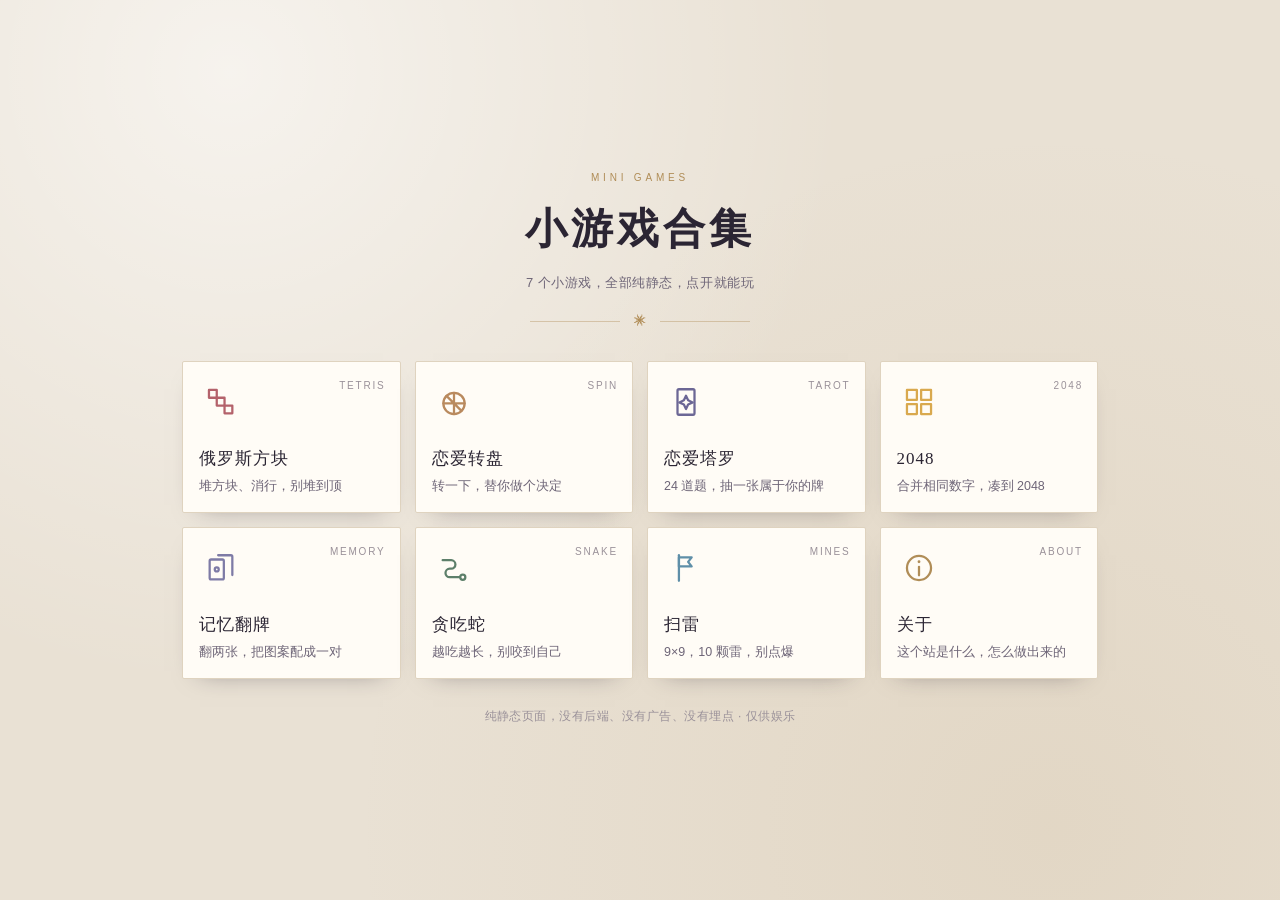
<file: index.html>
<!DOCTYPE html>
<html lang="zh-CN">
<head>
<meta charset="UTF-8">
<meta name="viewport" content="width=device-width, initial-scale=1, viewport-fit=cover">
<meta name="theme-color" content="#F7F1E7">
<title>小游戏合集</title>
<meta name="description" content="7 个纯静态网页小游戏：俄罗斯方块、恋爱转盘、恋爱塔罗、2048、记忆翻牌、贪吃蛇、扫雷。">
<meta property="og:type" content="website">
<meta property="og:title" content="小游戏合集">
<meta property="og:description" content="7 个纯静态网页小游戏，点开就能玩。">
<meta property="og:image" content="https://zhanjhe.github.io/joke-love-tarot/assets/og.png">
<meta name="twitter:card" content="summary_large_image">
<link rel="icon" href="data:image/svg+xml,%3Csvg xmlns='http://www.w3.org/2000/svg' viewBox='0 0 32 32'%3E%3Crect width='32' height='32' fill='%232B2533'/%3E%3Cpath d='M16 6l3 7 7 3-7 3-3 7-3-7-7-3 7-3z' fill='%23C9A96A'/%3E%3C/svg%3E">
<link rel="apple-touch-icon" href="assets/icon-180.png">
<link rel="stylesheet" href="assets/css/site.css">
<script>
/* 老的塔罗分享链接是根路径加 ?r=牌面，转发到新地址，别让旧链接失效 */
(function () {
  var r = new URLSearchParams(location.search).get("r");
  if (r) location.replace("tarot/index.html?r=" + encodeURIComponent(r));
})();
</script>
</head>
<body>

<div class="page page--home">

  <header class="home-top">
    <div class="home-kicker">MINI GAMES</div>
    <h1 class="home-title">小游戏合集</h1>
    <p class="home-sub">7 个小游戏，全部纯静态，点开就能玩</p>
    <div class="home-rule"><span>✷</span></div>
  </header>

  <main class="grid">

    <a class="card" href="tetris/index.html" style="--i:0; --accent:#B4626B">
      <span class="card-tag">TETRIS</span>
      <span class="card-icon">
        <svg viewBox="0 0 24 24" fill="none" stroke="currentColor" stroke-width="1.6" stroke-linecap="round" stroke-linejoin="round">
          <rect x="3.5" y="3.5" width="5.5" height="5.5"/><rect x="9" y="9" width="5.5" height="5.5"/><rect x="14.5" y="14.5" width="5.5" height="5.5"/>
        </svg>
      </span>
      <span class="card-name">俄罗斯方块</span>
      <span class="card-desc">堆方块、消行，别堆到顶</span>
    </a>

    <a class="card" href="wheel/index.html" style="--i:1; --accent:#B98A5E">
      <span class="card-tag">SPIN</span>
      <span class="card-icon">
        <svg viewBox="0 0 24 24" fill="none" stroke="currentColor" stroke-width="1.6" stroke-linecap="round" stroke-linejoin="round">
          <circle cx="12" cy="13" r="7.5"/><path d="M12 5.5v15M4.5 13h15M6.7 7.7l10.6 10.6"/>
        </svg>
      </span>
      <span class="card-name">恋爱转盘</span>
      <span class="card-desc">转一下，替你做个决定</span>
    </a>

    <a class="card" href="tarot/index.html" style="--i:2; --accent:#6C6795">
      <span class="card-tag">TAROT</span>
      <span class="card-icon">
        <svg viewBox="0 0 24 24" fill="none" stroke="currentColor" stroke-width="1.6" stroke-linecap="round" stroke-linejoin="round">
          <rect x="6" y="3" width="12" height="18" rx="1"/><path d="M12 7.6l1.5 3.2 3.2 1.5-3.2 1.5-1.5 3.2-1.5-3.2-3.2-1.5 3.2-1.5z"/>
        </svg>
      </span>
      <span class="card-name">恋爱塔罗</span>
      <span class="card-desc">24 道题，抽一张属于你的牌</span>
    </a>

    <a class="card" href="2048/index.html" style="--i:3; --accent:#D9A94E">
      <span class="card-tag">2048</span>
      <span class="card-icon">
        <svg viewBox="0 0 24 24" fill="none" stroke="currentColor" stroke-width="1.6" stroke-linecap="round" stroke-linejoin="round">
          <rect x="3.5" y="3.5" width="7" height="7"/><rect x="13.5" y="3.5" width="7" height="7"/>
          <rect x="3.5" y="13.5" width="7" height="7"/><rect x="13.5" y="13.5" width="7" height="7"/>
        </svg>
      </span>
      <span class="card-name">2048</span>
      <span class="card-desc">合并相同数字，凑到 2048</span>
    </a>

    <a class="card" href="memory/index.html" style="--i:4; --accent:#7E7BA6">
      <span class="card-tag">MEMORY</span>
      <span class="card-icon">
        <svg viewBox="0 0 24 24" fill="none" stroke="currentColor" stroke-width="1.6" stroke-linecap="round" stroke-linejoin="round">
          <rect x="4" y="6" width="10" height="14" rx="1"/><path d="M10 3h9a1 1 0 0 1 1 1v13"/><circle cx="9" cy="13" r="1.4"/>
        </svg>
      </span>
      <span class="card-name">记忆翻牌</span>
      <span class="card-desc">翻两张，把图案配成一对</span>
    </a>

    <a class="card" href="snake/index.html" style="--i:5; --accent:#5D7F6A">
      <span class="card-tag">SNAKE</span>
      <span class="card-icon">
        <svg viewBox="0 0 24 24" fill="none" stroke="currentColor" stroke-width="1.6" stroke-linecap="round" stroke-linejoin="round">
          <path d="M4 6.5h6a3 3 0 0 1 0 6H9a3 3 0 0 0 0 6h7"/><circle cx="18.2" cy="18.5" r="1.8"/>
        </svg>
      </span>
      <span class="card-name">贪吃蛇</span>
      <span class="card-desc">越吃越长，别咬到自己</span>
    </a>

    <a class="card" href="minesweeper/index.html" style="--i:6; --accent:#5F8FA8">
      <span class="card-tag">MINES</span>
      <span class="card-icon">
        <svg viewBox="0 0 24 24" fill="none" stroke="currentColor" stroke-width="1.6" stroke-linecap="round" stroke-linejoin="round">
          <path d="M7 3v18"/><path d="M7 4.5h9l-2.5 3.2 2.5 3.2H7z"/>
        </svg>
      </span>
      <span class="card-name">扫雷</span>
      <span class="card-desc">9×9，10 颗雷，别点爆</span>
    </a>

    <a class="card" href="about/index.html" style="--i:7; --accent:#B08D57">
      <span class="card-tag">ABOUT</span>
      <span class="card-icon">
        <svg viewBox="0 0 24 24" fill="none" stroke="currentColor" stroke-width="1.6" stroke-linecap="round" stroke-linejoin="round">
          <circle cx="12" cy="12" r="8.5"/><path d="M12 11.2v6"/><circle cx="12" cy="7.6" r="1" fill="currentColor" stroke="none"/>
        </svg>
      </span>
      <span class="card-name">关于</span>
      <span class="card-desc">这个站是什么，怎么做出来的</span>
    </a>

  </main>

  <footer class="home-foot">
    纯静态页面，没有后端、没有广告、没有埋点 · 仅供娱乐
  </footer>

</div>

</body>
</html>
</file>
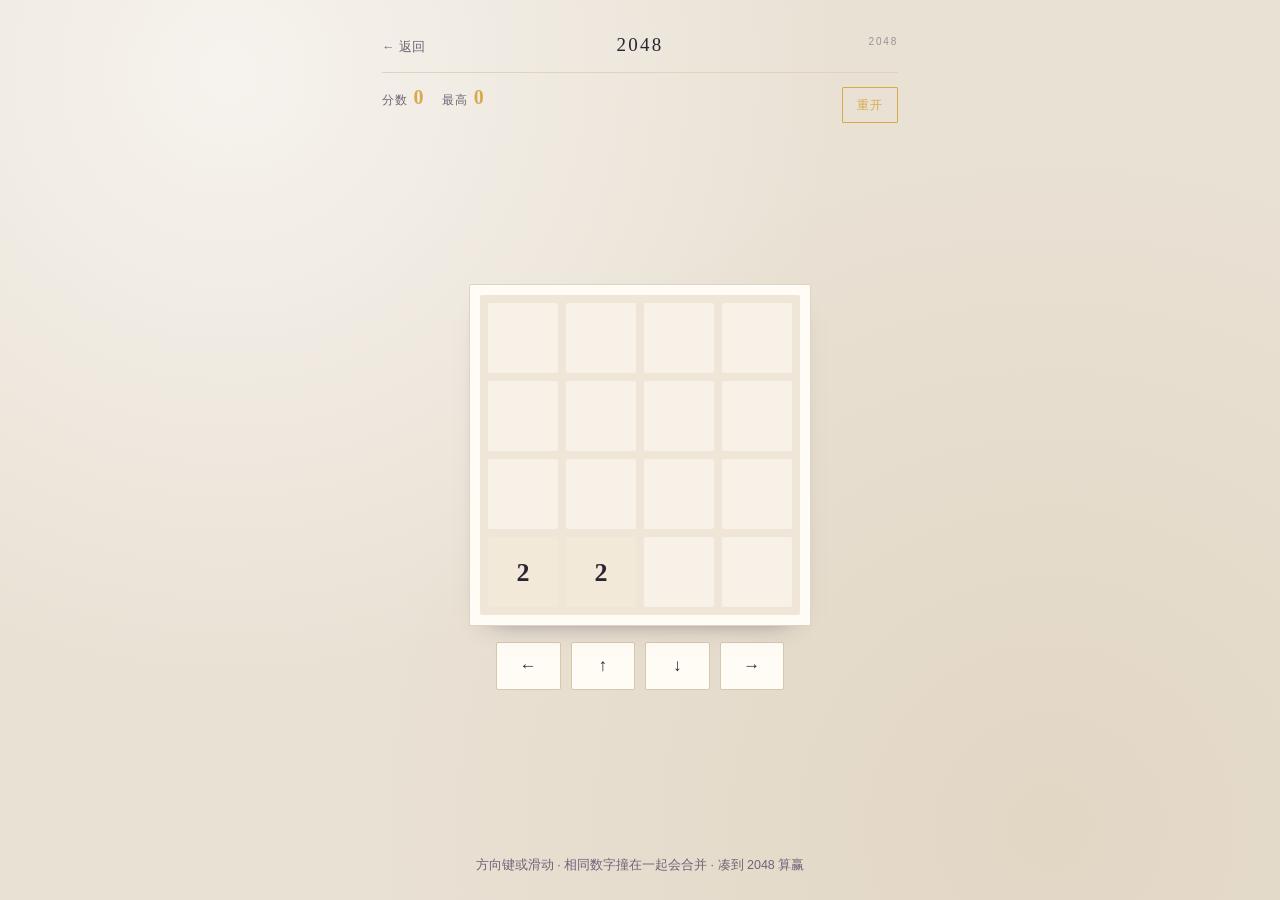
<file: 2048/index.html>
<!DOCTYPE html>
<html lang="zh-CN">
<head>
<meta charset="UTF-8">
<meta name="viewport" content="width=device-width, initial-scale=1, viewport-fit=cover">
<meta name="theme-color" content="#F7F1E7">
<title>2048 · 小游戏合集</title>
<link rel="icon" href="data:image/svg+xml,%3Csvg xmlns='http://www.w3.org/2000/svg' viewBox='0 0 32 32'%3E%3Crect width='32' height='32' fill='%232B2533'/%3E%3Cpath d='M16 6l3 7 7 3-7 3-3 7-3-7-7-3 7-3z' fill='%23C9A96A'/%3E%3C/svg%3E">
<link rel="stylesheet" href="../assets/css/site.css">
<style>
  :root { --accent: #D9A94E; }

  .board-2048 {
    position: relative;
    width: 320px;
    max-width: 78vw;
    aspect-ratio: 1;
    padding: 8px;
    background: var(--paper-2);
    border-radius: 2px;
    display: grid;
    grid-template-columns: repeat(4, 1fr);
    grid-template-rows: repeat(4, 1fr);
    gap: 8px;
    touch-action: none;
  }
  .cell {
    display: flex;
    align-items: center;
    justify-content: center;
    border-radius: 2px;
    background: rgba(255, 252, 246, .55);
    font-family: var(--serif);
    font-weight: 600;
    font-size: 26px;
    color: var(--ink);
    transition: background .12s ease, color .12s ease;
    user-select: none;
  }
  .v2    { background: #F3E9D8; }
  .v4    { background: #EBDCC1; }
  .v8    { background: #DFC49B; }
  .v16   { background: #D9A94E; color: #FFFDF8; }
  .v32   { background: #D08F3E; color: #FFFDF8; }
  .v64   { background: #C87B61; color: #FFFDF8; }
  .v128  { background: #B4626B; color: #FFFDF8; font-size: 22px; }
  .v256  { background: #A05360; color: #FFFDF8; font-size: 22px; }
  .v512  { background: #8C4A5E; color: #FFFDF8; font-size: 22px; }
  .v1024 { background: #7E7BA6; color: #FFFDF8; font-size: 18px; }
  .v2048 { background: #6C6795; color: #FFFDF8; font-size: 18px; }
  .vBig  { background: #5D7F6A; color: #FFFDF8; font-size: 17px; }
  .pop { animation: pop .18s ease; }
  .merge { animation: merge .24s cubic-bezier(.16, 1, .3, 1); }
  @keyframes pop {
    from { transform: scale(.86); }
    to { transform: scale(1); }
  }
  @keyframes merge {
    0% { transform: scale(1); }
    45% { transform: scale(1.12); }
    100% { transform: scale(1); }
  }
</style>
</head>
<body>

<div class="page page--game">
  <header class="game-top">
    <a class="back" href="../index.html">← 返回</a>
    <span class="game-title">2048</span>
    <span class="game-tag">2048</span>
  </header>

  <div class="hud">
    <span>分数<b id="score">0</b></span>
    <span>最高<b id="best">0</b></span>
    <button class="btn btn-sm ghost" id="restart" type="button">重开</button>
  </div>

  <main class="game-main">
    <div class="stage">
      <div class="board-2048" id="board"></div>
      <div class="overlay" id="overlay">
        <div class="overlay-card">
          <div class="overlay-title" id="ovTitle">没有可走的方向了</div>
          <div class="overlay-text" id="ovText">再来一局？</div>
          <button class="btn" id="ovBtn" type="button">重新开始</button>
        </div>
      </div>
    </div>

    <div class="pad pad-4">
      <button data-dir="left" type="button" aria-label="左">←</button>
      <button data-dir="up" type="button" aria-label="上">↑</button>
      <button data-dir="down" type="button" aria-label="下">↓</button>
      <button data-dir="right" type="button" aria-label="右">→</button>
    </div>
  </main>

  <p class="game-tip">方向键或滑动 · 相同数字撞在一起会合并 · 凑到 2048 算赢</p>
</div>

<script>
(function () {
  "use strict";

  var SIZE = 4;
  var board, score, best, won, over, busy;
  var newAt = [];      // 刚生成的块，播入场动画
  var mergedAt = [];   // 刚合并出来的块，播放大动画

  var elBoard = document.getElementById("board");
  var elScore = document.getElementById("score");
  var elBest = document.getElementById("best");
  var overlay = document.getElementById("overlay");
  var ovTitle = document.getElementById("ovTitle");
  var ovText = document.getElementById("ovText");
  var ovBtn = document.getElementById("ovBtn");

  function readBest() {
    try { return parseInt(localStorage.getItem("2048.best") || "0", 10) || 0; }
    catch (e) { return 0; }
  }
  function saveBest(v) {
    try { localStorage.setItem("2048.best", String(v)); } catch (e) {}
  }

  function blank() {
    var b = [];
    for (var r = 0; r < SIZE; r++) b.push(new Array(SIZE).fill(0));
    return b;
  }

  function emptyCells() {
    var list = [];
    for (var r = 0; r < SIZE; r++)
      for (var c = 0; c < SIZE; c++)
        if (!board[r][c]) list.push([r, c]);
    return list;
  }

  function addTile() {
    var cells = emptyCells();
    if (!cells.length) return;
    var p = cells[Math.floor(Math.random() * cells.length)];
    board[p[0]][p[1]] = Math.random() < 0.9 ? 2 : 4;
    newAt.push(p);
  }

  function cls(v) {
    if (v === 2) return "v2";
    if (v === 4) return "v4";
    if (v === 8) return "v8";
    if (v === 16) return "v16";
    if (v === 32) return "v32";
    if (v === 64) return "v64";
    if (v === 128) return "v128";
    if (v === 256) return "v256";
    if (v === 512) return "v512";
    if (v === 1024) return "v1024";
    if (v === 2048) return "v2048";
    return "vBig";
  }

  function has2(list, r, c) {
    for (var i = 0; i < list.length; i++) {
      if (list[i][0] === r && list[i][1] === c) return true;
    }
    return false;
  }

  function render() {
    elBoard.innerHTML = "";
    for (var r = 0; r < SIZE; r++) {
      for (var c = 0; c < SIZE; c++) {
        var d = document.createElement("div");
        var v = board[r][c];
        d.className = "cell" + (v ? " " + cls(v) : "");
        if (v && has2(mergedAt, r, c)) d.classList.add("merge");
        else if (v && has2(newAt, r, c)) d.classList.add("pop");
        d.textContent = v ? v : "";
        elBoard.appendChild(d);
      }
    }
    elScore.textContent = score;
    if (score > best) { best = score; saveBest(best); }
    elBest.textContent = best;
  }

  /* 把棋盘按行进方向读成若干条线，压缩合并后再写回去 */
  function lines(dir) {
    var out = [];
    for (var i = 0; i < SIZE; i++) {
      var line = [];
      for (var j = 0; j < SIZE; j++) {
        var r, c;
        if (dir === "left") { r = i; c = j; }
        else if (dir === "right") { r = i; c = SIZE - 1 - j; }
        else if (dir === "up") { r = j; c = i; }
        else { r = SIZE - 1 - j; c = i; }
        line.push([r, c]);
      }
      out.push(line);
    }
    return out;
  }

  function move(dir) {
    if (busy || over) return;
    var moved = false;

    newAt = [];
    mergedAt = [];

    lines(dir).forEach(function (line) {
      var vals = line.map(function (p) { return board[p[0]][p[1]]; }).filter(function (v) { return v; });
      var merged = [];
      for (var i = 0; i < vals.length; i++) {
        if (i + 1 < vals.length && vals[i] === vals[i + 1]) {
          var sum = vals[i] * 2;
          merged.push(sum);
          mergedAt.push(line[merged.length - 1]);
          score += sum;
          if (sum === 2048 && !won) { won = true; }
          i++;
        } else {
          merged.push(vals[i]);
        }
      }
      while (merged.length < SIZE) merged.push(0);

      line.forEach(function (p, k) {
        var nv = merged[k];
        if (board[p[0]][p[1]] !== nv) moved = true;
        board[p[0]][p[1]] = nv;
      });
    });

    if (!moved) return;

    addTile();
    render();
    busy = true;
    setTimeout(function () { busy = false; }, 90);

    if (won) {
      won = false;
      showOverlay("凑到 2048 了", "这一局 " + score + " 分，还能接着玩", "继续");
      return;
    }
    if (!canMove()) {
      over = true;
      showOverlay("走不动了", "这一局 " + score + " 分", "重新开始");
    }
  }

  function canMove() {
    if (emptyCells().length) return true;
    for (var r = 0; r < SIZE; r++)
      for (var c = 0; c < SIZE; c++) {
        var v = board[r][c];
        if (c + 1 < SIZE && board[r][c + 1] === v) return true;
        if (r + 1 < SIZE && board[r + 1][c] === v) return true;
      }
    return false;
  }

  function showOverlay(title, text, btnText) {
    ovTitle.textContent = title;
    ovText.textContent = text;
    ovBtn.textContent = btnText;
    overlay.classList.add("show");
  }

  function hideOverlay() {
    overlay.classList.remove("show");
  }

  function reset() {
    board = blank();
    score = 0;
    won = false;
    over = false;
    busy = false;
    best = readBest();
    newAt = [];
    mergedAt = [];
    hideOverlay();
    addTile();
    addTile();
    render();
  }

  document.addEventListener("keydown", function (e) {
    var map = {
      ArrowLeft: "left", ArrowRight: "right", ArrowUp: "up", ArrowDown: "down",
      a: "left", d: "right", w: "up", s: "down"
    };
    var dir = map[e.key];
    if (dir) {
      e.preventDefault();
      move(dir);
    }
  });

  document.querySelectorAll(".pad button").forEach(function (b) {
    b.addEventListener("click", function () { move(b.dataset.dir); });
  });

  var startX = null, startY = null;
  elBoard.addEventListener("touchstart", function (e) {
    var t = e.changedTouches[0];
    startX = t.clientX;
    startY = t.clientY;
  }, { passive: true });

  elBoard.addEventListener("touchend", function (e) {
    if (startX === null) return;
    var t = e.changedTouches[0];
    var dx = t.clientX - startX;
    var dy = t.clientY - startY;
    startX = null;
    if (Math.abs(dx) < 24 && Math.abs(dy) < 24) return;
    if (Math.abs(dx) > Math.abs(dy)) move(dx > 0 ? "right" : "left");
    else move(dy > 0 ? "down" : "up");
  }, { passive: true });

  elBoard.addEventListener("touchmove", function (e) { e.preventDefault(); }, { passive: false });

  document.getElementById("restart").addEventListener("click", reset);
  ovBtn.addEventListener("click", function () {
    if (ovBtn.textContent === "继续") {
      hideOverlay();
      over = false;
    } else {
      reset();
    }
  });

  reset();
})();
</script>

</body>
</html>
</file>
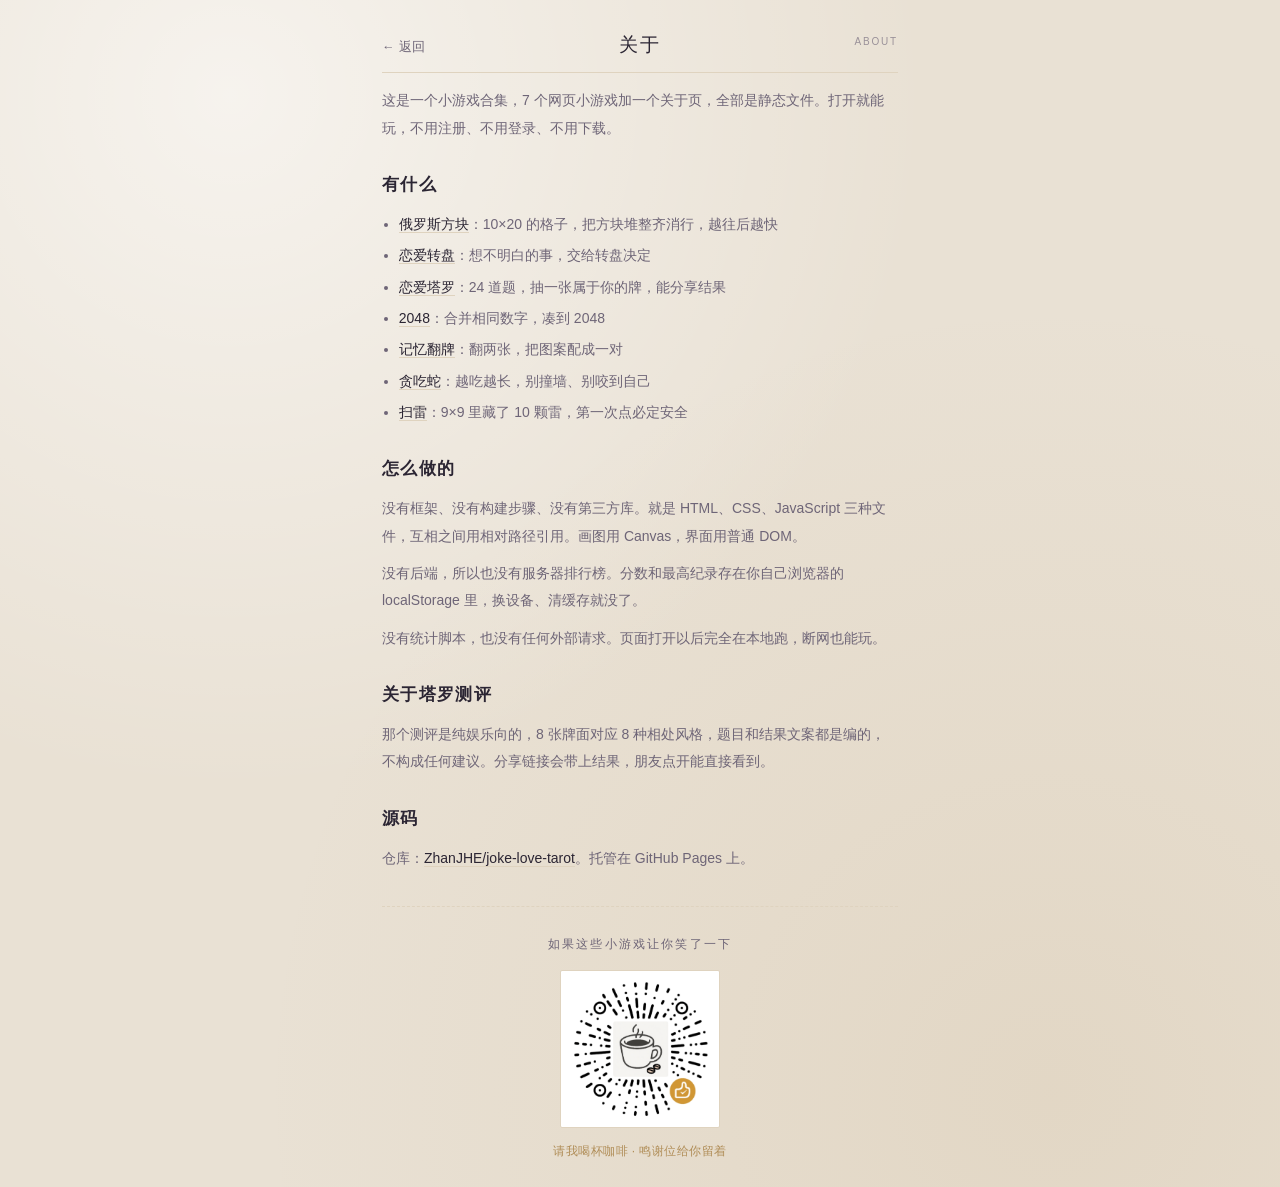
<file: about/index.html>
<!DOCTYPE html>
<html lang="zh-CN">
<head>
<meta charset="UTF-8">
<meta name="viewport" content="width=device-width, initial-scale=1, viewport-fit=cover">
<meta name="theme-color" content="#F7F1E7">
<title>关于 · 小游戏合集</title>
<meta name="description" content="这个小游戏合集是什么，怎么做的。">
<link rel="icon" href="data:image/svg+xml,%3Csvg xmlns='http://www.w3.org/2000/svg' viewBox='0 0 32 32'%3E%3Crect width='32' height='32' fill='%232B2533'/%3E%3Cpath d='M16 6l3 7 7 3-7 3-3 7-3-7-7-3 7-3z' fill='%23C9A96A'/%3E%3C/svg%3E">
<link rel="apple-touch-icon" href="../assets/icon-180.png">
<link rel="stylesheet" href="../assets/css/site.css">
</head>
<body>

<div class="page page--game">

  <header class="game-top">
    <a class="back" href="../index.html">← 返回</a>
    <span class="game-title">关于</span>
    <span class="game-tag">ABOUT</span>
  </header>

  <main class="game-main" style="justify-content:flex-start; align-items:stretch;">

    <div class="prose">

      <p>这是一个小游戏合集，7 个网页小游戏加一个关于页，全部是静态文件。打开就能玩，不用注册、不用登录、不用下载。</p>

      <h2>有什么</h2>
      <ul>
        <li><a href="../tetris/index.html">俄罗斯方块</a>：10×20 的格子，把方块堆整齐消行，越往后越快</li>
        <li><a href="../wheel/index.html">恋爱转盘</a>：想不明白的事，交给转盘决定</li>
        <li><a href="../tarot/index.html">恋爱塔罗</a>：24 道题，抽一张属于你的牌，能分享结果</li>
        <li><a href="../2048/index.html">2048</a>：合并相同数字，凑到 2048</li>
        <li><a href="../memory/index.html">记忆翻牌</a>：翻两张，把图案配成一对</li>
        <li><a href="../snake/index.html">贪吃蛇</a>：越吃越长，别撞墙、别咬到自己</li>
        <li><a href="../minesweeper/index.html">扫雷</a>：9×9 里藏了 10 颗雷，第一次点必定安全</li>
      </ul>

      <h2>怎么做的</h2>
      <p>没有框架、没有构建步骤、没有第三方库。就是 HTML、CSS、JavaScript 三种文件，互相之间用相对路径引用。画图用 Canvas，界面用普通 DOM。</p>
      <p>没有后端，所以也没有服务器排行榜。分数和最高纪录存在你自己浏览器的 localStorage 里，换设备、清缓存就没了。</p>
      <p>没有统计脚本，也没有任何外部请求。页面打开以后完全在本地跑，断网也能玩。</p>

      <h2>关于塔罗测评</h2>
      <p>那个测评是纯娱乐向的，8 张牌面对应 8 种相处风格，题目和结果文案都是编的，不构成任何建议。分享链接会带上结果，朋友点开能直接看到。</p>

      <h2>源码</h2>
      <p>仓库：<a href="https://github.com/ZhanJHE/joke-love-tarot" target="_blank" rel="noopener">ZhanJHE/joke-love-tarot</a>。托管在 GitHub Pages 上。</p>

      <div class="donate">
        <div class="donate-label">如果这些小游戏让你笑了一下</div>
        <img class="donate-qr" src="../assets/img/pay.png" alt="微信赞赏码" width="160" height="157" loading="lazy" decoding="async">
        <div class="donate-note">请我喝杯咖啡 · 鸣谢位给你留着</div>
      </div>

    </div>

  </main>

</div>

</body>
</html>
</file>
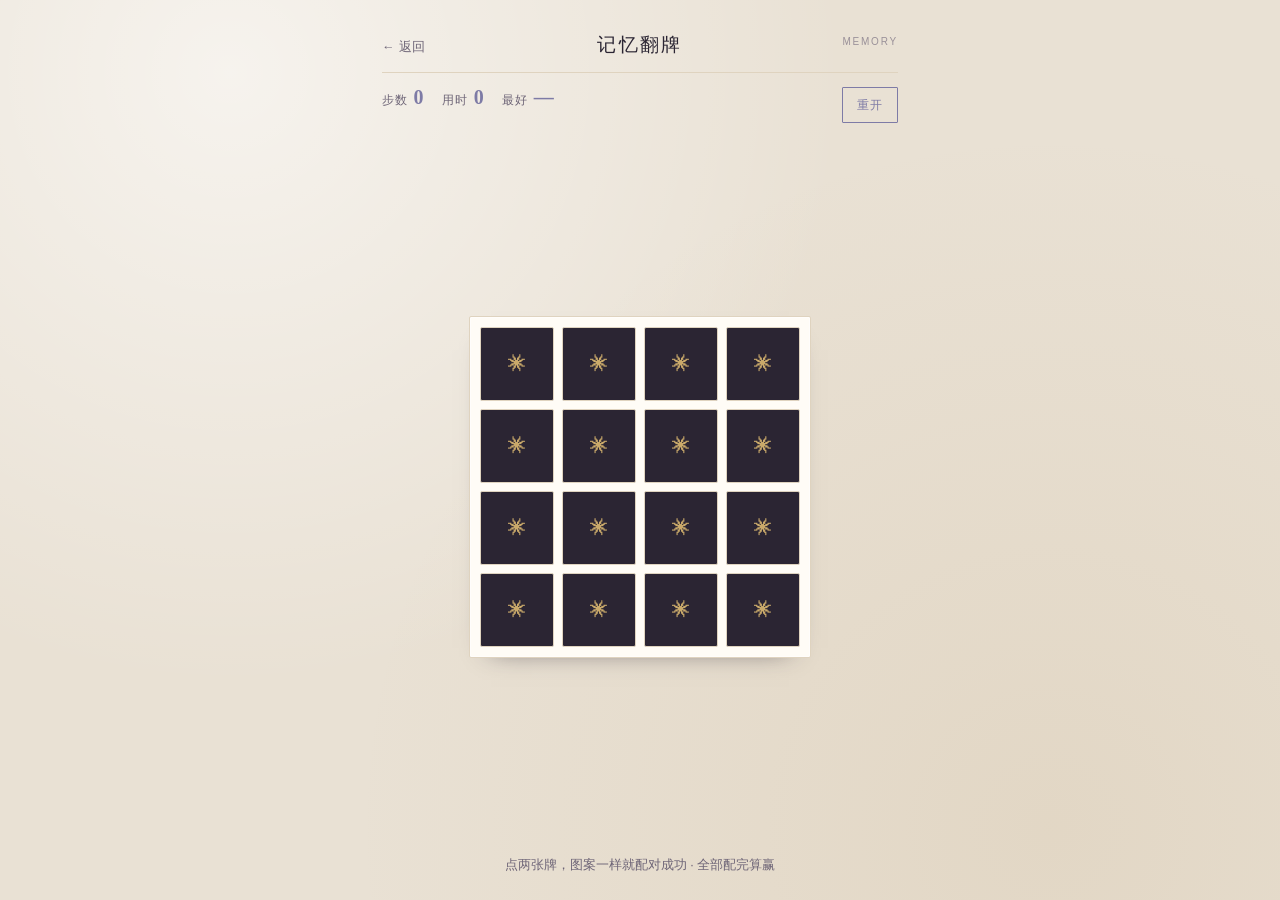
<file: memory/index.html>
<!DOCTYPE html>
<html lang="zh-CN">
<head>
<meta charset="UTF-8">
<meta name="viewport" content="width=device-width, initial-scale=1, viewport-fit=cover">
<meta name="theme-color" content="#F7F1E7">
<title>记忆翻牌 · 小游戏合集</title>
<link rel="icon" href="data:image/svg+xml,%3Csvg xmlns='http://www.w3.org/2000/svg' viewBox='0 0 32 32'%3E%3Crect width='32' height='32' fill='%232B2533'/%3E%3Cpath d='M16 6l3 7 7 3-7 3-3 7-3-7-7-3 7-3z' fill='%23C9A96A'/%3E%3C/svg%3E">
<link rel="stylesheet" href="../assets/css/site.css">
<style>
  :root { --accent: #7E7BA6; }

  .mem-board {
    display: grid;
    grid-template-columns: repeat(4, 1fr);
    gap: 8px;
    width: 320px;
    max-width: 80vw;
    aspect-ratio: 1;
  }

  .mem-card {
    position: relative;
    display: block;
    aspect-ratio: 1;
    border: 0;
    padding: 0;
    background: none;
    cursor: pointer;
    perspective: 600px;
  }

  .mem-inner {
    position: absolute;
    inset: 0;
    transform-style: preserve-3d;
    transition: transform .34s cubic-bezier(.16, 1, .3, 1);
    border-radius: 2px;
  }

  .mem-card.flipped .mem-inner,
  .mem-card.matched .mem-inner { transform: rotateY(180deg); }

  .mem-face {
    position: absolute;
    inset: 0;
    display: flex;
    align-items: center;
    justify-content: center;
    backface-visibility: hidden;
    border-radius: 2px;
    border: 1px solid var(--line);
    font-size: 26px;
    line-height: 1;
  }

  .mem-back {
    background: #2B2533;
    color: #C9A96A;
    font-size: 18px;
  }
  .mem-back::after { content: "✷"; }

  .mem-front {
    background: var(--card);
    color: var(--ink);
    transform: rotateY(180deg);
    font-size: 28px;
  }

  .mem-card.matched .mem-front {
    border-color: var(--gold);
    background: #FBF3E2;
    color: var(--gold);
  }

  .mem-card.done { pointer-events: none; }

  @media (max-width: 420px) {
    .mem-face { font-size: 22px; }
    .mem-front { font-size: 24px; }
  }
</style>
</head>
<body>

<div class="page page--game">
  <header class="game-top">
    <a class="back" href="../index.html">← 返回</a>
    <span class="game-title">记忆翻牌</span>
    <span class="game-tag">MEMORY</span>
  </header>

  <div class="hud">
    <span>步数<b id="moves">0</b></span>
    <span>用时<b id="time">0</b></span>
    <span>最好<b id="best">—</b></span>
    <button class="btn btn-sm ghost" id="restart" type="button">重开</button>
  </div>

  <main class="game-main">
    <div class="stage">
      <div class="mem-board" id="board"></div>
      <div class="overlay" id="overlay">
        <div class="overlay-card">
          <div class="overlay-title" id="ovTitle">全配上了</div>
          <div class="overlay-text" id="ovText"></div>
          <button class="btn" id="ovBtn" type="button">再来一局</button>
        </div>
      </div>
    </div>
  </main>

  <p class="game-tip">点两张牌，图案一样就配对成功 · 全部配完算赢</p>
</div>

<script>
(function () {
  "use strict";

  /* 想换图案改这里，必须成对出现（现在是 8 对 16 张） */
  var SYMBOLS = ["☾", "☀", "★", "✦", "♥", "♣", "✿", "☂"];

  var elBoard = document.getElementById("board");
  var elMoves = document.getElementById("moves");
  var elTime = document.getElementById("time");
  var elBest = document.getElementById("best");
  var overlay = document.getElementById("overlay");
  var ovText = document.getElementById("ovText");
  var ovBtn = document.getElementById("ovBtn");

  var deck = [];
  var first = null;
  var matched = 0;
  var moves = 0;
  var locked = false;
  var started = 0;
  var timerId = null;

  function readBest() {
    try { return parseInt(localStorage.getItem("memory.best") || "0", 10) || 0; }
    catch (e) { return 0; }
  }
  function saveBest(v) {
    try { localStorage.setItem("memory.best", String(v)); } catch (e) {}
  }

  function shuffle(a) {
    for (var i = a.length - 1; i > 0; i--) {
      var j = Math.floor(Math.random() * (i + 1));
      var t = a[i]; a[i] = a[j]; a[j] = t;
    }
    return a;
  }

  function renderBest() {
    var b = readBest();
    elBest.textContent = b ? b : "—";
  }

  function build() {
    deck = shuffle(SYMBOLS.concat(SYMBOLS).map(function (s, i) {
      return { id: i, sym: s, matched: false };
    }));

    first = null;
    matched = 0;
    moves = 0;
    locked = false;
    started = 0;
    elMoves.textContent = "0";
    elTime.textContent = "0";
    overlay.classList.remove("show");

    elBoard.innerHTML = "";
    deck.forEach(function (card, idx) {
      var b = document.createElement("div");
      b.className = "mem-card";
      b.setAttribute("role", "button");
      b.tabIndex = 0;
      b.dataset.idx = String(idx);
      b.innerHTML =
        '<span class="mem-inner">' +
          '<span class="mem-face mem-back"></span>' +
          '<span class="mem-face mem-front">' + card.sym + '</span>' +
        '</span>';
      b.addEventListener("click", function () { flip(idx, b); });
      b.addEventListener("keydown", function (e) {
        if (e.key === "Enter" || e.key === " ") {
          e.preventDefault();
          flip(idx, b);
        }
      });
      elBoard.appendChild(b);
    });
    renderBest();
  }

  function startTimer() {
    if (timerId) return;
    started = Date.now();
    timerId = setInterval(function () {
      elTime.textContent = Math.floor((Date.now() - started) / 1000);
    }, 500);
  }

  function stopTimer() {
    if (timerId) { clearInterval(timerId); timerId = null; }
  }

  function flip(idx, btn) {
    if (locked || btn.classList.contains("flipped") || btn.classList.contains("matched")) return;
    if (!started) startTimer();

    btn.classList.add("flipped");

    if (first === null) {
      first = { idx: idx, el: btn };
      return;
    }

    moves++;
    elMoves.textContent = moves;
    locked = true;

    if (deck[first.idx].sym === deck[idx].sym) {
      deck[first.idx].matched = true;
      deck[idx].matched = true;
      first.el.classList.add("matched");
      btn.classList.add("matched");
      matched++;
      locked = false;
      first = null;

      if (matched === SYMBOLS.length) finish();
    } else {
      var a = first.el, b = btn;
      first = null;
      setTimeout(function () {
        a.classList.remove("flipped");
        b.classList.remove("flipped");
        locked = false;
      }, 720);
    }
  }

  function finish() {
    stopTimer();
    var secs = Math.floor((Date.now() - started) / 1000);
    var best = readBest();
    var isBest = !best || moves < best;
    if (isBest) saveBest(moves);
    renderBest();
    ovText.textContent = "用了 " + moves + " 步、" + secs + " 秒" + (isBest ? "，创了自己的纪录" : "");
    overlay.classList.add("show");
  }

  document.getElementById("restart").addEventListener("click", function () {
    stopTimer();
    build();
  });
  ovBtn.addEventListener("click", function () {
    stopTimer();
    build();
  });

  build();
})();
</script>

</body>
</html>
</file>
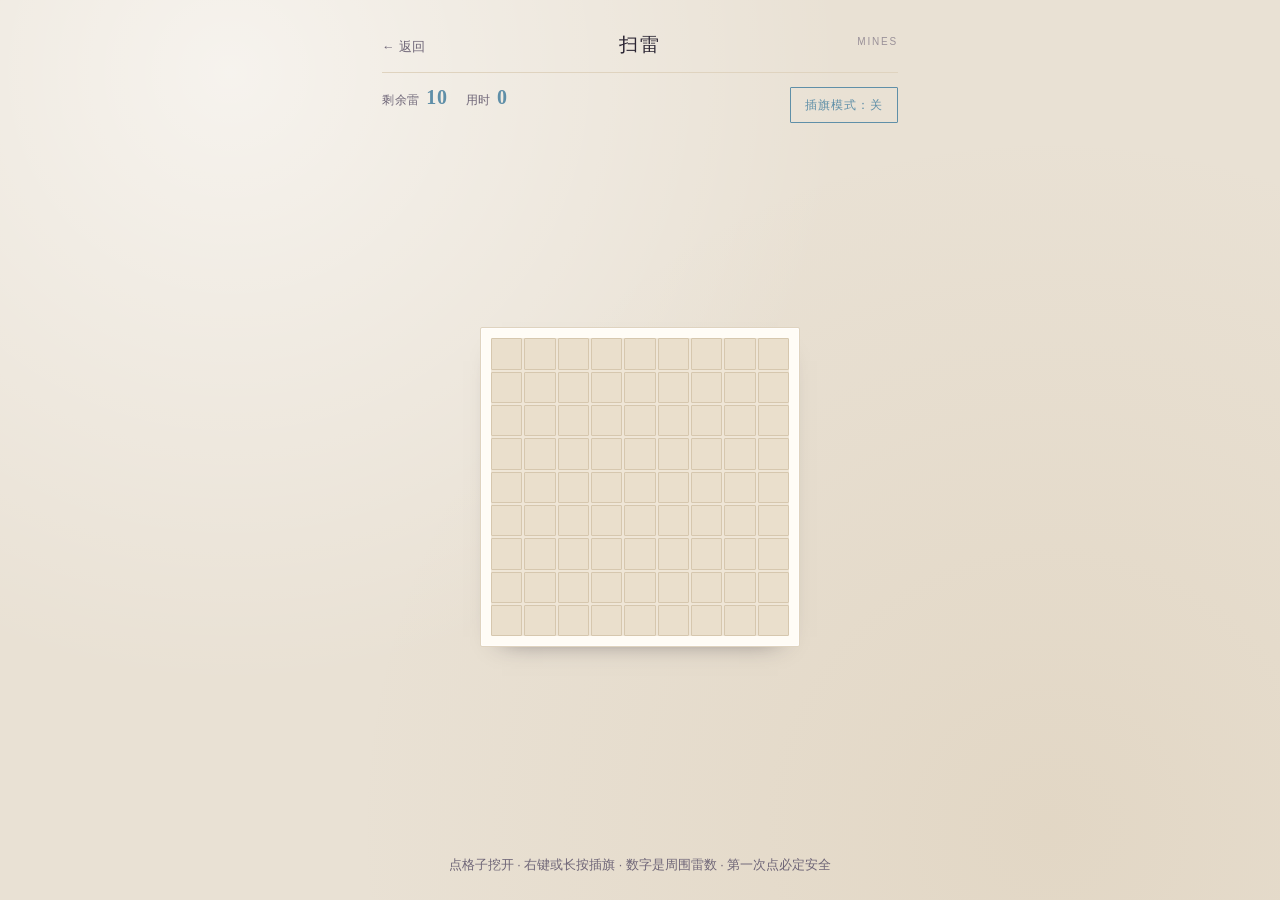
<file: minesweeper/index.html>
<!DOCTYPE html>
<html lang="zh-CN">
<head>
<meta charset="UTF-8">
<meta name="viewport" content="width=device-width, initial-scale=1, viewport-fit=cover">
<meta name="theme-color" content="#F7F1E7">
<title>扫雷 · 小游戏合集</title>
<link rel="icon" href="data:image/svg+xml,%3Csvg xmlns='http://www.w3.org/2000/svg' viewBox='0 0 32 32'%3E%3Crect width='32' height='32' fill='%232B2533'/%3E%3Cpath d='M16 6l3 7 7 3-7 3-3 7-3-7-7-3 7-3z' fill='%23C9A96A'/%3E%3C/svg%3E">
<link rel="stylesheet" href="../assets/css/site.css">
<style>
  :root { --accent: #5F8FA8; }

  .ms-wrap { width: 320px; max-width: 82vw; display: block; }

  .ms-board {
    width: 100%;
    display: grid;
    grid-template-columns: repeat(9, 1fr);
    gap: 2px;
    background: var(--paper-2);
    border-radius: 2px;
    touch-action: manipulation;
  }

  .ms-cell {
    aspect-ratio: 1;
    display: flex;
    align-items: center;
    justify-content: center;
    appearance: none;
    border: 1px solid #D6C7AE;
    border-radius: 1px;
    background: #EADFCC;
    color: var(--ink);
    font-family: var(--serif);
    font-size: 14px;
    font-weight: 600;
    line-height: 1;
    cursor: pointer;
    padding: 0;
    user-select: none;
  }
  .ms-cell:active { background: var(--paper-2); }
  .ms-cell.open {
    background: #FBF7EF;
    border-color: #E4D9C7;
    cursor: default;
  }
  .ms-cell.flag { color: var(--gold); font-size: 13px; }
  .ms-cell.boom { background: #B4626B; color: #FFFDF8; }

  .n1 { color: #5F8FA8; }
  .n2 { color: #5D7F6A; }
  .n3 { color: #B4626B; }
  .n4 { color: #6C6795; }
  .n5 { color: #8C4A5E; }
  .n6 { color: #3E6B84; }
  .n7 { color: #2B2533; }
  .n8 { color: #6E6577; }

  #modeBtn { min-width: 96px; }
</style>
</head>
<body>

<div class="page page--game">
  <header class="game-top">
    <a class="back" href="../index.html">← 返回</a>
    <span class="game-title">扫雷</span>
    <span class="game-tag">MINES</span>
  </header>

  <div class="hud">
    <span>剩余雷<b id="mines">10</b></span>
    <span>用时<b id="time">0</b></span>
    <button class="btn btn-sm ghost" id="modeBtn" type="button">插旗模式：关</button>
  </div>

  <main class="game-main">
    <div class="stage ms-wrap">
      <div class="ms-board" id="board"></div>
      <div class="overlay" id="overlay">
        <div class="overlay-card">
          <div class="overlay-title" id="ovTitle">踩到雷了</div>
          <div class="overlay-text" id="ovText"></div>
          <button class="btn" id="ovBtn" type="button">再来一局</button>
        </div>
      </div>
    </div>

  </main>

  <p class="game-tip">点格子挖开 · 右键或长按插旗 · 数字是周围雷数 · 第一次点必定安全</p>
</div>

<script>
(function () {
  "use strict";

  var N = 9, MINE_COUNT = 10;
  var grid = [];
  var started = false;
  var ended = false;
  var flagMode = false;
  var revealedCount = 0;
  var flags = 0;
  var timerId = null;
  var startAt = 0;

  var elBoard = document.getElementById("board");
  var elMines = document.getElementById("mines");
  var elTime = document.getElementById("time");
  var elMode = document.getElementById("modeBtn");
  var overlay = document.getElementById("overlay");
  var ovTitle = document.getElementById("ovTitle");
  var ovText = document.getElementById("ovText");
  var ovBtn = document.getElementById("ovBtn");

  function makeGrid() {
    grid = [];
    for (var r = 0; r < N; r++) {
      var row = [];
      for (var c = 0; c < N; c++) {
        row.push({ mine: false, open: false, flag: false, n: 0 });
      }
      grid.push(row);
    }
  }

  function neighbors(r, c) {
    var out = [];
    for (var dr = -1; dr <= 1; dr++) {
      for (var dc = -1; dc <= 1; dc++) {
        if (!dr && !dc) continue;
        var nr = r + dr, nc = c + dc;
        if (nr >= 0 && nr < N && nc >= 0 && nc < N) out.push([nr, nc]);
      }
    }
    return out;
  }

  function placeMines(safeR, safeC) {
    var safe = { };
    safe[safeR + "," + safeC] = true;
    neighbors(safeR, safeC).forEach(function (p) { safe[p[0] + "," + p[1]] = true; });

    var spots = [];
    for (var r = 0; r < N; r++)
      for (var c = 0; c < N; c++)
        if (!safe[r + "," + c]) spots.push([r, c]);

    for (var i = spots.length - 1; i > 0; i--) {
      var j = Math.floor(Math.random() * (i + 1));
      var t = spots[i]; spots[i] = spots[j]; spots[j] = t;
    }

    spots.slice(0, MINE_COUNT).forEach(function (p) {
      grid[p[0]][p[1]].mine = true;
    });

    for (var rr = 0; rr < N; rr++) {
      for (var cc = 0; cc < N; cc++) {
        grid[rr][cc].n = neighbors(rr, cc).filter(function (p) {
          return grid[p[0]][p[1]].mine;
        }).length;
      }
    }
  }

  function cellEl(r, c) {
    return elBoard.children[r * N + c];
  }

  function paint(r, c) {
    var cell = grid[r][c];
    var el = cellEl(r, c);
    el.className = "ms-cell";
    el.textContent = "";

    if (cell.open) {
      el.classList.add("open");
      if (cell.mine) {
        el.classList.add("boom");
        el.textContent = "✸";
      } else if (cell.n) {
        el.textContent = cell.n;
        el.classList.add("n" + cell.n);
      }
    } else if (cell.flag) {
      el.classList.add("flag");
      el.textContent = "⚑";
    }
  }

  function repaintAll() {
    for (var r = 0; r < N; r++)
      for (var c = 0; c < N; c++) paint(r, c);
  }

  function startTimer() {
    if (timerId) return;
    startAt = Date.now();
    timerId = setInterval(function () {
      elTime.textContent = Math.floor((Date.now() - startAt) / 1000);
    }, 500);
  }

  function stopTimer() {
    if (timerId) { clearInterval(timerId); timerId = null; }
  }

  function open(r, c) {
    var stack = [[r, c]];
    while (stack.length) {
      var p = stack.pop();
      var rr = p[0], cc = p[1];
      var cell = grid[rr][cc];
      if (cell.open || cell.flag) continue;
      cell.open = true;
      revealedCount++;
      if (!cell.mine && cell.n === 0) {
        neighbors(rr, cc).forEach(function (q) {
          if (!grid[q[0]][q[1]].open) stack.push(q);
        });
      }
    }
  }

  function hit(r, c) {
    if (ended) return;
    var cell = grid[r][c];

    if (flagMode || cell.flag) {
      if (cell.open) return;
      cell.flag = !cell.flag;
      flags += cell.flag ? 1 : -1;
      elMines.textContent = MINE_COUNT - flags;
      paint(r, c);
      return;
    }

    if (cell.open) return;

    if (!started) {
      started = true;
      placeMines(r, c);
      startTimer();
    }

    if (cell.mine) {
      cell.open = true;
      repaintAll();
      lose(r, c);
      return;
    }

    open(r, c);
    repaintAll();
    checkWin();
  }

  function checkWin() {
    if (revealedCount === N * N - MINE_COUNT) {
      ended = true;
      stopTimer();
      ovTitle.textContent = "清完了";
      ovText.textContent = "用时 " + elTime.textContent + " 秒";
      overlay.classList.add("show");
    }
  }

  function lose(r, c) {
    ended = true;
    stopTimer();
    for (var rr = 0; rr < N; rr++)
      for (var cc = 0; cc < N; cc++)
        if (grid[rr][cc].mine) { grid[rr][cc].open = true; }
    repaintAll();
    cellEl(r, c).classList.add("boom");
    ovTitle.textContent = "踩到雷了";
    ovText.textContent = "还剩 " + (N * N - MINE_COUNT - revealedCount) + " 个格子没挖";
    overlay.classList.add("show");
  }

  function reset() {
    makeGrid();
    started = false;
    ended = false;
    revealedCount = 0;
    flags = 0;
    stopTimer();
    elTime.textContent = "0";
    elMines.textContent = MINE_COUNT;
    overlay.classList.remove("show");

    elBoard.innerHTML = "";
    for (var r = 0; r < N; r++) {
      for (var c = 0; c < N; c++) {
        var b = document.createElement("button");
        b.type = "button";
        b.className = "ms-cell";
        b.dataset.r = String(r);
        b.dataset.c = String(c);
        elBoard.appendChild(b);
      }
    }
    repaintAll();
  }

  elBoard.addEventListener("click", function (e) {
    var b = e.target.closest(".ms-cell");
    if (!b) return;
    hit(parseInt(b.dataset.r, 10), parseInt(b.dataset.c, 10));
  });

  elBoard.addEventListener("contextmenu", function (e) {
    var b = e.target.closest(".ms-cell");
    if (!b) return;
    e.preventDefault();
    var r = parseInt(b.dataset.r, 10), c = parseInt(b.dataset.c, 10);
    if (ended) return;
    var cell = grid[r][c];
    if (cell.open) return;
    cell.flag = !cell.flag;
    flags += cell.flag ? 1 : -1;
    elMines.textContent = MINE_COUNT - flags;
    paint(r, c);
  });

  // 手机上长按插旗
  var pressTimer = null;
  var longPressed = false;

  elBoard.addEventListener("touchstart", function (e) {
    var b = e.target.closest(".ms-cell");
    if (!b) return;
    longPressed = false;
    pressTimer = setTimeout(function () {
      longPressed = true;
      var r = parseInt(b.dataset.r, 10), c = parseInt(b.dataset.c, 10);
      if (ended) return;
      var cell = grid[r][c];
      if (cell.open) return;
      cell.flag = !cell.flag;
      flags += cell.flag ? 1 : -1;
      elMines.textContent = MINE_COUNT - flags;
      paint(r, c);
    }, 380);
  }, { passive: true });

  elBoard.addEventListener("touchend", function () {
    if (pressTimer) { clearTimeout(pressTimer); pressTimer = null; }
  }, { passive: true });

  elBoard.addEventListener("touchmove", function () {
    if (pressTimer) { clearTimeout(pressTimer); pressTimer = null; }
  }, { passive: true });

  elBoard.addEventListener("click", function (e) {
    if (longPressed) {
      e.stopPropagation();
      e.preventDefault();
      longPressed = false;
    }
  }, true);

  elMode.addEventListener("click", function () {
    flagMode = !flagMode;
    elMode.textContent = "插旗模式：" + (flagMode ? "开" : "关");
  });

  document.getElementById("ovBtn").addEventListener("click", reset);
  reset();
})();
</script>

</body>
</html>
</file>
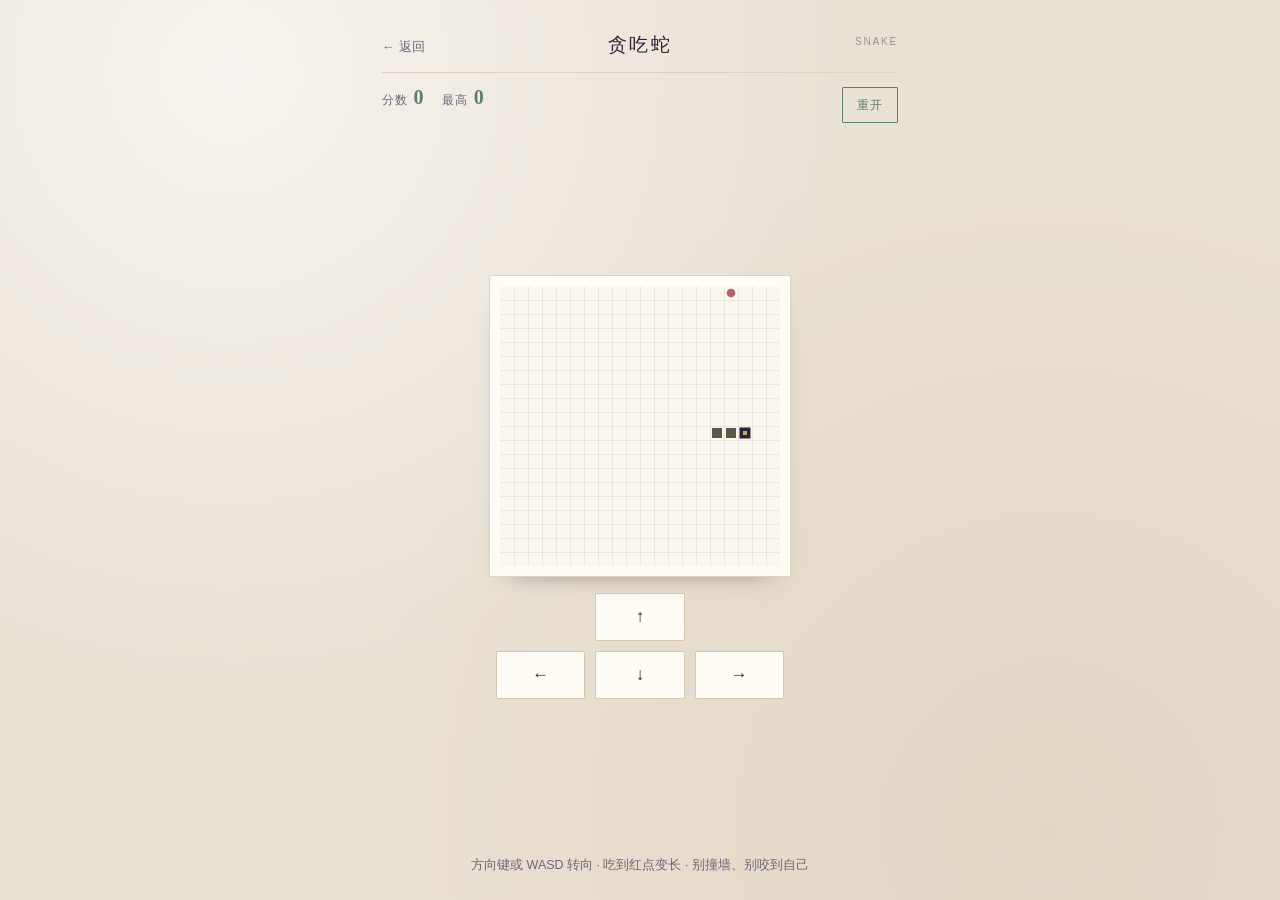
<file: snake/index.html>
<!DOCTYPE html>
<html lang="zh-CN">
<head>
<meta charset="UTF-8">
<meta name="viewport" content="width=device-width, initial-scale=1, viewport-fit=cover">
<meta name="theme-color" content="#F7F1E7">
<title>贪吃蛇 · 小游戏合集</title>
<link rel="icon" href="data:image/svg+xml,%3Csvg xmlns='http://www.w3.org/2000/svg' viewBox='0 0 32 32'%3E%3Crect width='32' height='32' fill='%232B2533'/%3E%3Cpath d='M16 6l3 7 7 3-7 3-3 7-3-7-7-3 7-3z' fill='%23C9A96A'/%3E%3C/svg%3E">
<link rel="stylesheet" href="../assets/css/site.css">
<style>
  :root { --accent: #5D7F6A; }

  #board {
    display: block;
    width: 280px;
    max-width: 78vw;
    height: auto;
    aspect-ratio: 1;
    background: #FBF7EF;
  }
</style>
</head>
<body>

<div class="page page--game">
  <header class="game-top">
    <a class="back" href="../index.html">← 返回</a>
    <span class="game-title">贪吃蛇</span>
    <span class="game-tag">SNAKE</span>
  </header>

  <div class="hud">
    <span>分数<b id="score">0</b></span>
    <span>最高<b id="best">0</b></span>
    <button class="btn btn-sm ghost" id="restart" type="button">重开</button>
  </div>

  <main class="game-main">
    <div class="stage">
      <canvas id="board" width="280" height="280" aria-label="贪吃蛇棋盘"></canvas>
      <div class="overlay" id="overlay">
        <div class="overlay-card">
          <div class="overlay-title" id="ovTitle">撞上了</div>
          <div class="overlay-text" id="ovText"></div>
          <button class="btn" id="ovBtn" type="button">再来一局</button>
        </div>
      </div>
    </div>

    <div class="pad pad-3">
      <span class="spacer"></span>
      <button data-dir="up" type="button" aria-label="上">↑</button>
      <span class="spacer"></span>
      <button data-dir="left" type="button" aria-label="左">←</button>
      <button data-dir="down" type="button" aria-label="下">↓</button>
      <button data-dir="right" type="button" aria-label="右">→</button>
    </div>
  </main>

  <p class="game-tip">方向键或 WASD 转向 · 吃到红点变长 · 别撞墙、别咬到自己</p>
</div>

<script>
(function () {
  "use strict";

  var N = 20, CELL = 14;
  var canvas = document.getElementById("board");
  var ctx = canvas.getContext("2d");
  var dpr = Math.min(window.devicePixelRatio || 1, 2);
  canvas.width = N * CELL * dpr;
  canvas.height = N * CELL * dpr;
  canvas.style.width = N * CELL + "px";
  ctx.scale(dpr, dpr);

  var snake, dir, queue, food, score, best, alive, stepMs, acc, last;

  var elScore = document.getElementById("score");
  var elBest = document.getElementById("best");
  var overlay = document.getElementById("overlay");
  var ovText = document.getElementById("ovText");
  var ovBtn = document.getElementById("ovBtn");

  function readBest() {
    try { return parseInt(localStorage.getItem("snake.best") || "0", 10) || 0; }
    catch (e) { return 0; }
  }
  function saveBest(v) {
    try { localStorage.setItem("snake.best", String(v)); } catch (e) {}
  }

  function placeFood() {
    var free = [];
    for (var y = 0; y < N; y++)
      for (var x = 0; x < N; x++) {
        var hit = snake.some(function (s) { return s.x === x && s.y === y; });
        if (!hit) free.push({ x: x, y: y });
      }
    if (!free.length) return;
    food = free[Math.floor(Math.random() * free.length)];
  }

  function reset() {
    snake = [{ x: 10, y: 10 }, { x: 9, y: 10 }, { x: 8, y: 10 }];
    dir = { x: 1, y: 0 };
    queue = [];
    score = 0;
    best = readBest();
    alive = true;
    stepMs = 140;
    acc = 0;
    last = 0;
    placeFood();
    overlay.classList.remove("show");
    elScore.textContent = "0";
    elBest.textContent = best;
    draw();
  }

  function turn(nx, ny) {
    var ref = queue.length ? queue[queue.length - 1] : dir;
    // 不允许 180 度掉头
    if (ref.x === -nx && ref.y === -ny) return;
    if (ref.x === nx && ref.y === ny) return;
    if (queue.length < 2) queue.push({ x: nx, y: ny });
  }

  function step() {
    if (queue.length) dir = queue.shift();

    var head = { x: snake[0].x + dir.x, y: snake[0].y + dir.y };

    if (head.x < 0 || head.y < 0 || head.x >= N || head.y >= N) return die("撞墙了");

    var bodyHit = snake.some(function (s, i) {
      if (i === snake.length - 1) return false; // 尾巴会让开
      return s.x === head.x && s.y === head.y;
    });
    if (bodyHit) return die("咬到自己了");

    snake.unshift(head);

    if (head.x === food.x && head.y === food.y) {
      score += 10;
      elScore.textContent = score;
      if (score > best) { best = score; saveBest(best); elBest.textContent = best; }
      stepMs = Math.max(70, 140 - Math.floor(score / 50) * 8);
      placeFood();
    } else {
      snake.pop();
    }
  }

  function die(reason) {
    alive = false;
    ovText.textContent = reason + " · 这一局 " + score + " 分";
    overlay.classList.add("show");
  }

  function draw() {
    ctx.fillStyle = "#FBF7EF";
    ctx.fillRect(0, 0, N * CELL, N * CELL);

    ctx.strokeStyle = "rgba(43,37,51,.08)";
    ctx.lineWidth = 1;
    for (var i = 1; i < N; i++) {
      ctx.beginPath(); ctx.moveTo(i * CELL + .5, 0); ctx.lineTo(i * CELL + .5, N * CELL); ctx.stroke();
      ctx.beginPath(); ctx.moveTo(0, i * CELL + .5); ctx.lineTo(N * CELL, i * CELL + .5); ctx.stroke();
    }

    if (food) {
      ctx.fillStyle = "#B4626B";
      ctx.beginPath();
      ctx.arc(food.x * CELL + CELL / 2, food.y * CELL + CELL / 2, CELL * 0.31, 0, Math.PI * 2);
      ctx.fill();
    }

    snake.forEach(function (s, i) {
      ctx.fillStyle = i === 0 ? "#2B2533" : "#5D5748";
      var pad = i === 0 ? 1.5 : 2;
      ctx.fillRect(s.x * CELL + pad, s.y * CELL + pad, CELL - pad * 2, CELL - pad * 2);
    });

    if (snake.length) {
      ctx.fillStyle = "#C9A96A";
      var h = snake[0];
      ctx.fillRect(h.x * CELL + CELL / 2 - 2, h.y * CELL + CELL / 2 - 2, 4, 4);
    }
  }

  function loop(ts) {
    if (!last) last = ts;
    var dt = ts - last;
    last = ts;
    if (dt > 200) dt = 200;

    if (alive) {
      acc += dt;
      while (acc >= stepMs) {
        acc -= stepMs;
        step();
        if (!alive) break;
      }
      draw();
    }
    requestAnimationFrame(loop);
  }

  var KEYMAP = {
    ArrowUp: [0, -1], ArrowDown: [0, 1], ArrowLeft: [-1, 0], ArrowRight: [1, 0],
    w: [0, -1], s: [0, 1], a: [-1, 0], d: [1, 0],
    W: [0, -1], S: [0, 1], A: [-1, 0], D: [1, 0]
  };

  document.addEventListener("keydown", function (e) {
    var k = KEYMAP[e.key];
    if (!k) return;
    e.preventDefault();
    turn(k[0], k[1]);
  });

  document.querySelectorAll(".pad button").forEach(function (b) {
    b.addEventListener("click", function () {
      var d = b.dataset.dir;
      if (d === "up") turn(0, -1);
      else if (d === "down") turn(0, 1);
      else if (d === "left") turn(-1, 0);
      else turn(1, 0);
    });
  });

  document.getElementById("restart").addEventListener("click", reset);
  ovBtn.addEventListener("click", reset);

  reset();
  requestAnimationFrame(loop);
})();
</script>

</body>
</html>
</file>
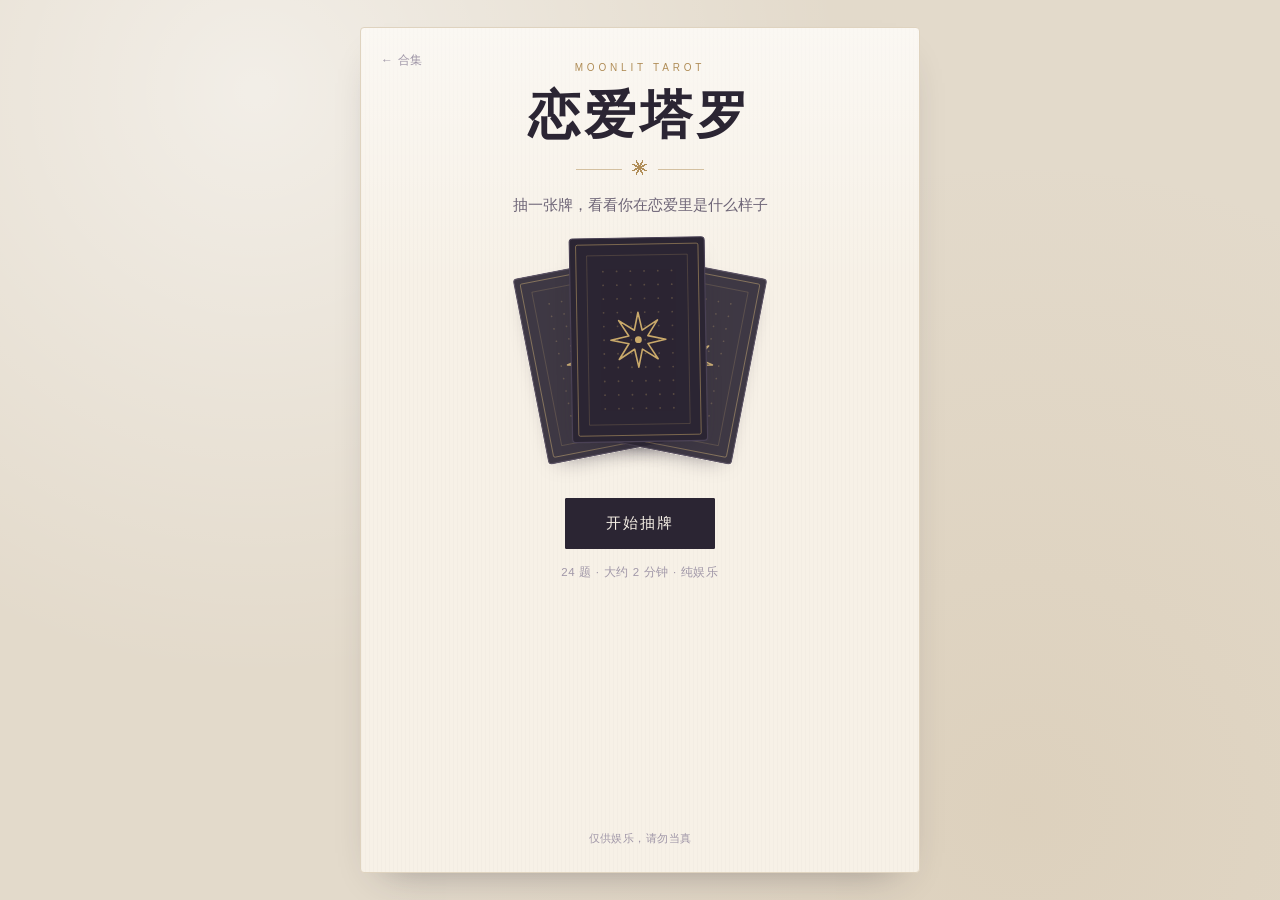
<file: tarot/index.html>
<!DOCTYPE html>
<html lang="zh-CN">
<head>
<meta charset="UTF-8">
<meta name="viewport" content="width=device-width, initial-scale=1, viewport-fit=cover">
<meta name="theme-color" content="#F7F1E7">
<title>测测你的恋爱塔罗牌</title>
<meta name="description" content="24 道题，抽一张属于你的恋爱塔罗牌。纯娱乐。">
<meta property="og:type" content="website">
<meta property="og:title" content="测测你的恋爱塔罗牌">
<meta property="og:description" content="抽一张牌，看看你在恋爱里是什么样子。">
<!-- 部署后把下面两行换成绝对地址，例如 https://你的用户名.github.io/joke-love-tarot/tarot/assets/og.png -->
<meta property="og:image" content="https://zhanjhe.github.io/joke-love-tarot/tarot/assets/og.png">
<meta property="og:image:width" content="1200">
<meta property="og:image:height" content="630">
<meta name="twitter:card" content="summary_large_image">
<link rel="icon" href="data:image/svg+xml,%3Csvg xmlns='http://www.w3.org/2000/svg' viewBox='0 0 32 32'%3E%3Crect width='32' height='32' fill='%232B2533'/%3E%3Cpath d='M16 6l3 7 7 3-7 3-3 7-3-7-7-3 7-3z' fill='%23C9A96A'/%3E%3C/svg%3E">
<link rel="stylesheet" href="assets/css/style.css">
</head>
<body>

<div class="phone">
  <div id="app">

    <!-- 封面 -->
    <section class="screen active" id="cover">
      <a class="cover-back" href="../index.html">← 合集</a>
      <div class="kicker"></div>
      <h1 class="wordmark"></h1>
      <div class="cover-rule"><span>✷</span></div>
      <p class="cover-sub"></p>
      <div class="stage" id="stage"></div>
      <button class="btn" id="startBtn" type="button">开始抽牌</button>
      <div class="hint"></div>
      <div class="cover-foot">仅供娱乐，请勿当真</div>
    </section>

    <!-- 答题 -->
    <section class="screen" id="quiz">
      <div class="topbar">
        <button class="prev-btn" id="prevBtn" type="button" aria-label="上一题">←</button>
        <span class="progress-text" id="progText">1 / 24</span>
        <span class="progress-text brand">MOONLIT</span>
      </div>
      <div class="bar"><i id="barFill"></i></div>
      <div class="q-wrap">
        <div class="q-inner">
          <div class="q-card">
            <div class="q-art" id="qArt"></div>
            <div>
              <div class="q-label" id="qLabel"></div>
              <div class="q-title" id="qTitle"></div>
            </div>
          </div>
          <div class="opts" id="opts"></div>
        </div>
      </div>
    </section>

    <!-- 结果 -->
    <section class="screen" id="result">
      <div class="shared-badge" id="sharedBadge"></div>
      <div class="res-wrap">
        <div class="res-hero" id="banner">
          <div class="res-art" id="resArt"></div>
          <div class="res-label" id="resLabel">你的恋爱牌面</div>
          <div class="res-name" id="resName"></div>
          <div class="res-title" id="resTitle"></div>
        </div>

        <div class="res-desc" id="resDesc"></div>
        <div class="res-tags" id="resTags"></div>
        <div class="sub-cats" id="subCats"></div>

        <div class="chart-block">
          <div class="sec-label">你的恋爱八维</div>
          <div class="chart" id="chart"></div>
        </div>

        <div class="pair-box">
          <div class="pair-row" id="pairLine"></div>
          <div class="pair-row" id="buddyLine"></div>
        </div>

        <div class="actions">
          <button class="btn" id="againBtn" type="button">再抽一次</button>
          <button class="btn ghost" id="shareBtn" type="button">分享给朋友</button>
          <button class="link-btn" id="galleryBtn" type="button">牌面图鉴</button>
          <div class="share-note" id="shareNote"></div>
        </div>
      </div>
    </section>

    <!-- 图鉴 -->
    <section class="screen" id="gallery">
      <div class="g-top">
        <button class="prev-btn" id="galleryBack" type="button" aria-label="返回">←</button>
        <span class="progress-text">牌面图鉴</span>
        <span class="progress-text brand">8 张</span>
      </div>
      <div class="g-list" id="galleryList"></div>
    </section>

  </div>
</div>

<script src="assets/js/data.js"></script>
<script src="assets/js/art.js"></script>
<script src="assets/js/app.js"></script>
</body>
</html>
</file>
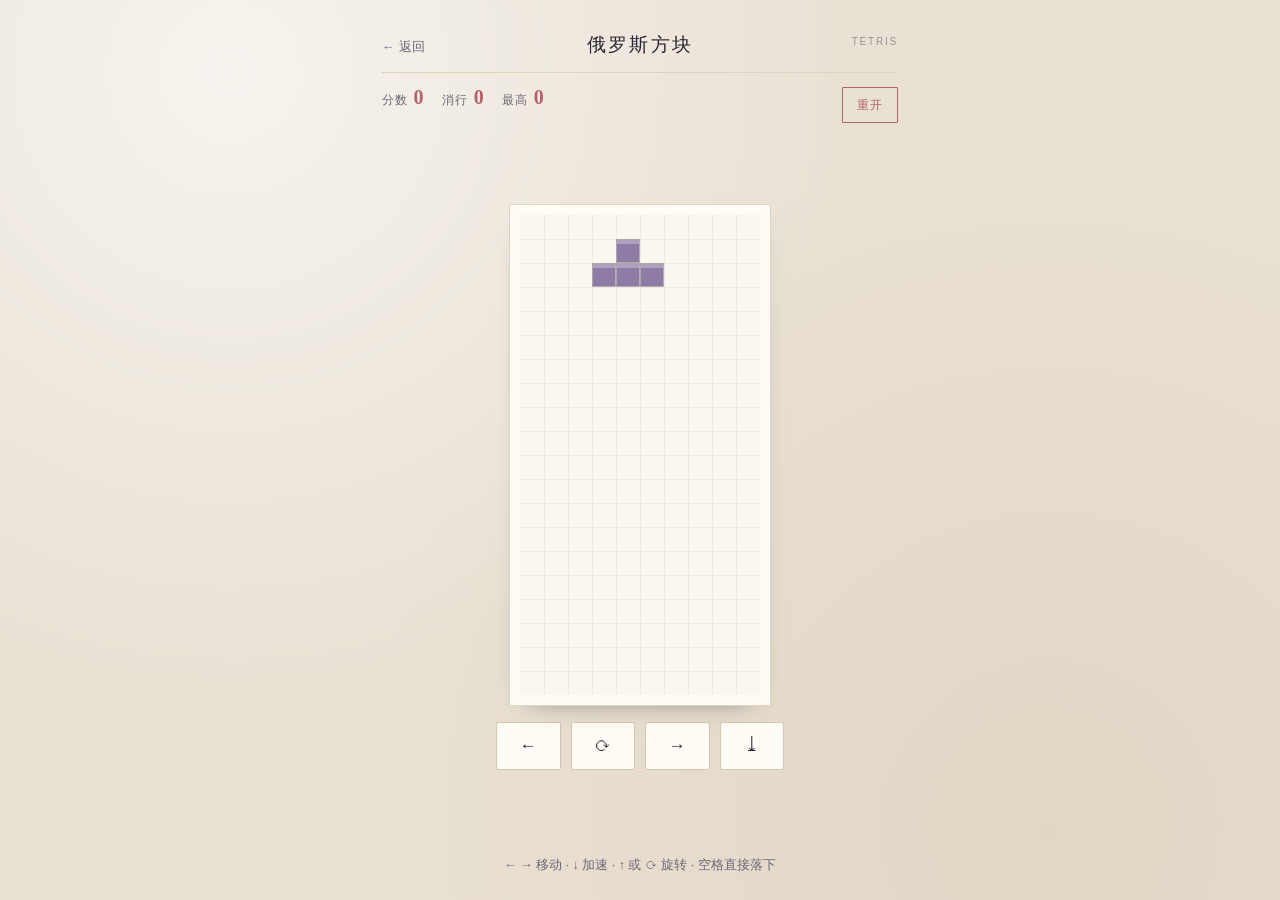
<file: tetris/index.html>
<!DOCTYPE html>
<html lang="zh-CN">
<head>
<meta charset="UTF-8">
<meta name="viewport" content="width=device-width, initial-scale=1, viewport-fit=cover">
<meta name="theme-color" content="#F7F1E7">
<title>俄罗斯方块 · 小游戏合集</title>
<link rel="icon" href="data:image/svg+xml,%3Csvg xmlns='http://www.w3.org/2000/svg' viewBox='0 0 32 32'%3E%3Crect width='32' height='32' fill='%232B2533'/%3E%3Cpath d='M16 6l3 7 7 3-7 3-3 7-3-7-7-3 7-3z' fill='%23C9A96A'/%3E%3C/svg%3E">
<link rel="stylesheet" href="../assets/css/site.css">
<style>
  :root { --accent: #B4626B; }

  #board {
    display: block;
    width: 240px;
    max-width: 68vw;
    height: auto;
    aspect-ratio: 1 / 2;
    background: #FBF7EF;
  }
</style>
</head>
<body>

<div class="page page--game">
  <header class="game-top">
    <a class="back" href="../index.html">← 返回</a>
    <span class="game-title">俄罗斯方块</span>
    <span class="game-tag">TETRIS</span>
  </header>

  <div class="hud">
    <span>分数<b id="score">0</b></span>
    <span>消行<b id="lines">0</b></span>
    <span>最高<b id="best">0</b></span>
    <button class="btn btn-sm ghost" id="restart" type="button">重开</button>
  </div>

  <main class="game-main">
    <div class="stage">
      <canvas id="board" width="240" height="480" aria-label="俄罗斯方块棋盘"></canvas>
      <div class="overlay" id="overlay">
        <div class="overlay-card">
          <div class="overlay-title" id="ovTitle">游戏结束</div>
          <div class="overlay-text" id="ovText">再来一局？</div>
          <button class="btn" id="ovBtn" type="button">重新开始</button>
        </div>
      </div>
    </div>

    <div class="pad pad-4">
      <button data-act="left" type="button" aria-label="左移">←</button>
      <button data-act="rotate" type="button" aria-label="旋转">⟳</button>
      <button data-act="right" type="button" aria-label="右移">→</button>
      <button data-act="drop" type="button" aria-label="直接落下">⤓</button>
    </div>
  </main>

  <p class="game-tip">← → 移动 · ↓ 加速 · ↑ 或 ⟳ 旋转 · 空格直接落下</p>
</div>

<script>
(function () {
  "use strict";

  var COLS = 10, ROWS = 20, CELL = 24;
  var canvas = document.getElementById("board");
  var ctx = canvas.getContext("2d");
  var dpr = Math.min(window.devicePixelRatio || 1, 2);
  canvas.width = COLS * CELL * dpr;
  canvas.height = ROWS * CELL * dpr;
  canvas.style.width = COLS * CELL + "px";
  ctx.scale(dpr, dpr);

  var SHAPES = {
    I: [[1, 1, 1, 1]],
    O: [[1, 1], [1, 1]],
    T: [[0, 1, 0], [1, 1, 1]],
    S: [[0, 1, 1], [1, 1, 0]],
    Z: [[1, 1, 0], [0, 1, 1]],
    J: [[1, 0, 0], [1, 1, 1]],
    L: [[0, 0, 1], [1, 1, 1]]
  };
  var COLORS = {
    I: "#B08D57", O: "#D9A94E", T: "#8E7BA6",
    S: "#5D7F6A", Z: "#B4626B", J: "#5F8FA8", L: "#C87B96"
  };
  var KEYS = Object.keys(SHAPES);

  var board, piece, score, lines, dropTimer, dropInterval, lastTime, over, best;

  var elScore = document.getElementById("score");
  var elLines = document.getElementById("lines");
  var elBest = document.getElementById("best");
  var overlay = document.getElementById("overlay");
  var ovTitle = document.getElementById("ovTitle");
  var ovText = document.getElementById("ovText");

  function readBest() {
    try { return parseInt(localStorage.getItem("tetris.best") || "0", 10) || 0; }
    catch (e) { return 0; }
  }
  function saveBest(v) {
    try { localStorage.setItem("tetris.best", String(v)); } catch (e) {}
  }

  function emptyBoard() {
    var b = [];
    for (var y = 0; y < ROWS; y++) {
      b.push(new Array(COLS).fill(null));
    }
    return b;
  }

  function spawn() {
    var k = KEYS[Math.floor(Math.random() * KEYS.length)];
    var shape = SHAPES[k].map(function (row) { return row.slice(); });
    piece = {
      key: k,
      shape: shape,
      x: Math.floor((COLS - shape[0].length) / 2),
      y: 0
    };
    if (collide(piece.shape, piece.x, piece.y)) {
      gameOver();
    }
  }

  function collide(shape, px, py) {
    for (var y = 0; y < shape.length; y++) {
      for (var x = 0; x < shape[y].length; x++) {
        if (!shape[y][x]) continue;
        var nx = px + x, ny = py + y;
        if (nx < 0 || nx >= COLS || ny >= ROWS) return true;
        if (ny >= 0 && board[ny][nx]) return true;
      }
    }
    return false;
  }

  function rotateMatrix(m) {
    var h = m.length, w = m[0].length;
    var out = [];
    for (var x = 0; x < w; x++) {
      var row = [];
      for (var y = h - 1; y >= 0; y--) row.push(m[y][x]);
      out.push(row);
    }
    return out;
  }

  function rotate() {
    if (over) return;
    var r = rotateMatrix(piece.shape);
    var kicks = [0, -1, 1, -2, 2];
    for (var i = 0; i < kicks.length; i++) {
      if (!collide(r, piece.x + kicks[i], piece.y)) {
        piece.shape = r;
        piece.x += kicks[i];
        draw();
        return;
      }
    }
  }

  function move(dx) {
    if (over) return;
    if (!collide(piece.shape, piece.x + dx, piece.y)) {
      piece.x += dx;
      draw();
    }
  }

  function step() {
    if (over) return;
    if (!collide(piece.shape, piece.x, piece.y + 1)) {
      piece.y++;
    } else {
      merge();
      clearLines();
      spawn();
    }
    draw();
  }

  function merge() {
    for (var y = 0; y < piece.shape.length; y++) {
      for (var x = 0; x < piece.shape[y].length; x++) {
        if (!piece.shape[y][x]) continue;
        var ny = piece.y + y, nx = piece.x + x;
        if (ny >= 0) board[ny][nx] = piece.key;
      }
    }
  }

  function clearLines() {
    var cleared = 0;
    for (var y = ROWS - 1; y >= 0; y--) {
      var full = board[y].every(function (c) { return c; });
      if (full) {
        board.splice(y, 1);
        board.unshift(new Array(COLS).fill(null));
        cleared++;
        y++;
      }
    }
    if (cleared) {
      var table = [0, 100, 300, 500, 800];
      var level = 1 + Math.floor(lines / 10);
      score += table[cleared] * level;
      lines += cleared;
      dropInterval = Math.max(120, 800 - (lines * 22));
      updateHud();
    }
  }

  function hardDrop() {
    if (over) return;
    while (!collide(piece.shape, piece.x, piece.y + 1)) piece.y++;
    step();
  }

  function updateHud() {
    elScore.textContent = score;
    elLines.textContent = lines;
    if (score > best) {
      best = score;
      saveBest(best);
    }
    elBest.textContent = best;
  }

  function draw() {
    ctx.clearRect(0, 0, COLS * CELL, ROWS * CELL);
    ctx.fillStyle = "#FBF7EF";
    ctx.fillRect(0, 0, COLS * CELL, ROWS * CELL);

    ctx.strokeStyle = "rgba(43,37,51,.06)";
    ctx.lineWidth = 1;
    for (var x = 1; x < COLS; x++) {
      ctx.beginPath();
      ctx.moveTo(x * CELL + .5, 0);
      ctx.lineTo(x * CELL + .5, ROWS * CELL);
      ctx.stroke();
    }
    for (var y = 1; y < ROWS; y++) {
      ctx.beginPath();
      ctx.moveTo(0, y * CELL + .5);
      ctx.lineTo(COLS * CELL, y * CELL + .5);
      ctx.stroke();
    }

    for (var yy = 0; yy < ROWS; yy++) {
      for (var xx = 0; xx < COLS; xx++) {
        if (board[yy][xx]) block(xx, yy, COLORS[board[yy][xx]]);
      }
    }

    if (piece && !over) {
      for (var py = 0; py < piece.shape.length; py++) {
        for (var px = 0; px < piece.shape[py].length; px++) {
          if (piece.shape[py][px]) block(piece.x + px, piece.y + py, COLORS[piece.key]);
        }
      }
    }
  }

  function block(x, y, color) {
    if (y < 0) return;
    var px = x * CELL, py = y * CELL;
    ctx.fillStyle = color;
    ctx.fillRect(px + 1, py + 1, CELL - 2, CELL - 2);
    ctx.fillStyle = "rgba(255,255,255,.28)";
    ctx.fillRect(px + 1, py + 1, CELL - 2, 4);
    ctx.strokeStyle = "rgba(43,37,51,.35)";
    ctx.lineWidth = 1;
    ctx.strokeRect(px + .5, py + .5, CELL - 1, CELL - 1);
  }

  function gameOver() {
    over = true;
    ovTitle.textContent = "堆到顶了";
    ovText.textContent = "这一局 " + score + " 分，消了 " + lines + " 行";
    overlay.classList.add("show");
  }

  function reset() {
    board = emptyBoard();
    score = 0;
    lines = 0;
    over = false;
    dropInterval = 800;
    dropTimer = 0;
    lastTime = 0;
    overlay.classList.remove("show");
    best = readBest();
    elBest.textContent = best;
    spawn();
    updateHud();
    draw();
  }

  function loop(ts) {
    if (!lastTime) lastTime = ts;
    var dt = ts - lastTime;
    lastTime = ts;
    // 切标签回来时 dt 会很大，截断避免方块瞬移
    if (dt > 200) dt = 200;
    if (!over) {
      dropTimer += dt;
      if (dropTimer >= dropInterval) {
        dropTimer = 0;
        step();
      }
    }
    requestAnimationFrame(loop);
  }

  document.addEventListener("keydown", function (e) {
    var k = e.key;
    if (k === "ArrowLeft") { e.preventDefault(); move(-1); }
    else if (k === "ArrowRight") { e.preventDefault(); move(1); }
    else if (k === "ArrowDown") { e.preventDefault(); step(); }
    else if (k === "ArrowUp") { e.preventDefault(); rotate(); }
    else if (k === " ") { e.preventDefault(); hardDrop(); }
  });

  document.querySelectorAll(".pad button").forEach(function (b) {
    b.addEventListener("click", function () {
      var act = b.dataset.act;
      if (act === "left") move(-1);
      else if (act === "right") move(1);
      else if (act === "rotate") rotate();
      else if (act === "drop") hardDrop();
    });
  });

  document.getElementById("restart").addEventListener("click", reset);
  document.getElementById("ovBtn").addEventListener("click", reset);

  document.addEventListener("visibilitychange", function () {
    lastTime = 0;
  });

  reset();
  requestAnimationFrame(loop);
})();
</script>

</body>
</html>
</file>
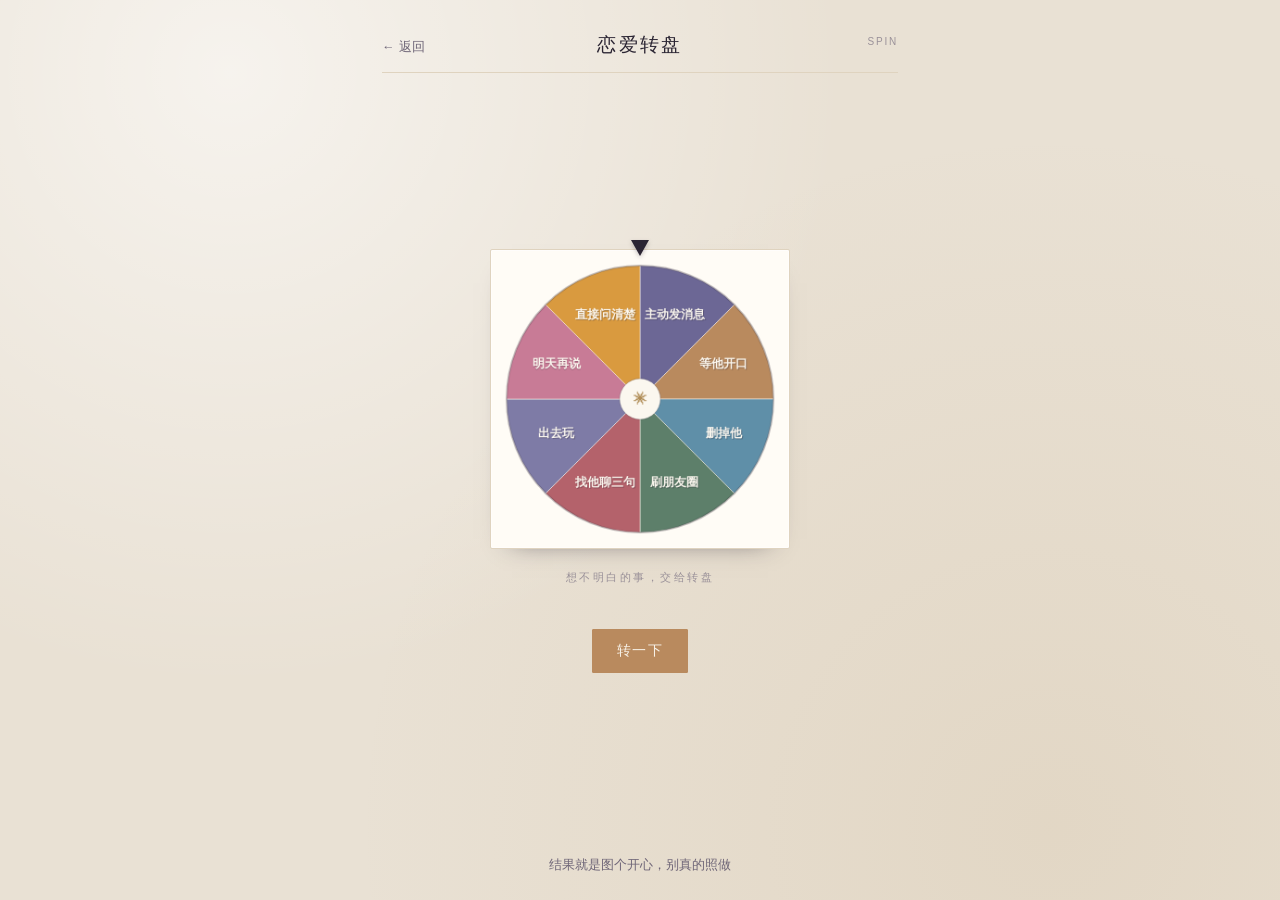
<file: wheel/index.html>
<!DOCTYPE html>
<html lang="zh-CN">
<head>
<meta charset="UTF-8">
<meta name="viewport" content="width=device-width, initial-scale=1, viewport-fit=cover">
<meta name="theme-color" content="#F7F1E7">
<title>恋爱转盘 · 小游戏合集</title>
<link rel="icon" href="data:image/svg+xml,%3Csvg xmlns='http://www.w3.org/2000/svg' viewBox='0 0 32 32'%3E%3Crect width='32' height='32' fill='%232B2533'/%3E%3Cpath d='M16 6l3 7 7 3-7 3-3 7-3-7-7-3 7-3z' fill='%23C9A96A'/%3E%3C/svg%3E">
<link rel="stylesheet" href="../assets/css/site.css">
<style>
  :root { --accent: #B98A5E; }

  .wheel-stage {
    position: relative;
    width: 300px;
    max-width: 78vw;
    aspect-ratio: 1;
    margin: 0 auto;
    padding: 10px;
    background: var(--card);
    border: 1px solid var(--line);
    border-radius: 2px;
    box-shadow: 0 12px 26px -22px rgba(43, 37, 51, .8), inset 0 0 0 1px rgba(255, 255, 255, .6);
  }
  #wheel {
    display: block;
    width: 100%;
    height: 100%;
  }
  .pointer {
    position: absolute;
    top: -10px;
    left: 50%;
    transform: translateX(-50%);
    width: 0;
    height: 0;
    border-left: 9px solid transparent;
    border-right: 9px solid transparent;
    border-top: 16px solid var(--ink);
    filter: drop-shadow(0 2px 2px rgba(43, 37, 51, .25));
    z-index: 2;
  }
  .result {
    min-height: 44px;
    text-align: center;
    margin-top: 4px;
  }
  .result-label {
    font-size: 10.5px;
    letter-spacing: .24em;
    color: var(--ink-3);
  }
  .result-text {
    font-family: var(--serif);
    font-size: 20px;
    letter-spacing: .06em;
    margin-top: 4px;
    color: var(--ink);
  }
</style>
</head>
<body>

<div class="page page--game">
  <header class="game-top">
    <a class="back" href="../index.html">← 返回</a>
    <span class="game-title">恋爱转盘</span>
    <span class="game-tag">SPIN</span>
  </header>

  <main class="game-main">
    <div class="wheel-stage">
      <div class="pointer"></div>
      <canvas id="wheel" width="300" height="300" aria-label="恋爱转盘"></canvas>
    </div>

    <div class="result">
      <div class="result-label" id="resLabel">想不明白的事，交给转盘</div>
      <div class="result-text" id="resText"></div>
    </div>

    <button class="btn" id="spin" type="button">转一下</button>
  </main>

  <p class="game-tip">结果就是图个开心，别真的照做</p>
</div>

<script>
(function () {
  "use strict";

  /* 想换选项就改这里，8 个最好（也可以改 4 / 6 / 8） */
  var OPTIONS = [
    "主动发消息",
    "等他开口",
    "删掉他",
    "刷朋友圈",
    "找他聊三句",
    "出去玩",
    "明天再说",
    "直接问清楚"
  ];

  var COLORS = [
    "#6C6795", "#B98A5E", "#5F8FA8", "#5D7F6A",
    "#B4626B", "#7E7BA6", "#C87B96", "#D99A3F"
  ];

  var canvas = document.getElementById("wheel");
  var ctx = canvas.getContext("2d");
  var dpr = Math.min(window.devicePixelRatio || 1, 2);
  var SIZE = 300;
  canvas.width = SIZE * dpr;
  canvas.height = SIZE * dpr;
  ctx.scale(dpr, dpr);

  var step = Math.PI * 2 / OPTIONS.length;
  var rot = -Math.PI / 2;
  var spinning = false;
  var startRot = 0, targetRot = 0, startTime = 0, duration = 3400;

  var elSpin = document.getElementById("spin");
  var elRes = document.getElementById("resText");
  var elLabel = document.getElementById("resLabel");

  function draw(r) {
    var cx = SIZE / 2, cy = SIZE / 2, R = SIZE / 2 - 6;

    ctx.clearRect(0, 0, SIZE, SIZE);

    for (var i = 0; i < OPTIONS.length; i++) {
      var a0 = r + i * step;
      var a1 = a0 + step;

      ctx.beginPath();
      ctx.moveTo(cx, cy);
      ctx.arc(cx, cy, R, a0, a1);
      ctx.closePath();
      ctx.fillStyle = COLORS[i % COLORS.length];
      ctx.fill();
      ctx.strokeStyle = "rgba(247,241,231,.55)";
      ctx.lineWidth = 1;
      ctx.stroke();

      // 文字统一水平摆放，放在扇区中线上，不做旋转——中文旋转后容易读反
      var mid = a0 + step / 2;
      var lx = cx + Math.cos(mid) * R * 0.68;
      var ly = cy + Math.sin(mid) * R * 0.68;
      ctx.save();
      ctx.textAlign = "center";
      ctx.textBaseline = "middle";
      ctx.font = "600 12.5px -apple-system, 'PingFang SC', 'Microsoft YaHei', sans-serif";
      ctx.fillStyle = "rgba(43,37,51,.28)";
      ctx.fillText(OPTIONS[i], lx + .6, ly + .8);
      ctx.fillStyle = "#FBF7EF";
      ctx.fillText(OPTIONS[i], lx, ly);
      ctx.restore();
    }

    ctx.beginPath();
    ctx.arc(cx, cy, R, 0, Math.PI * 2);
    ctx.strokeStyle = "rgba(43,37,51,.28)";
    ctx.lineWidth = 2;
    ctx.stroke();

    ctx.beginPath();
    ctx.arc(cx, cy, 22, 0, Math.PI * 2);
    ctx.fillStyle = "#FBF7EF";
    ctx.fill();
    ctx.strokeStyle = "rgba(43,37,51,.24)";
    ctx.lineWidth = 1;
    ctx.stroke();

    ctx.fillStyle = "#B08D57";
    ctx.font = "15px serif";
    ctx.textAlign = "center";
    ctx.textBaseline = "middle";
    ctx.fillText("✷", cx, cy + 1);
  }

  function easeOutCubic(t) {
    return 1 - Math.pow(1 - t, 3);
  }

  function spin() {
    if (spinning) return;
    spinning = true;
    elSpin.disabled = true;
    elRes.textContent = "";
    elLabel.textContent = "转圈中…";

    var idx = Math.floor(Math.random() * OPTIONS.length);
    var base = -Math.PI / 2 - (idx + 0.5) * step;
    var twoPi = Math.PI * 2;
    var target = base + twoPi * Math.ceil((rot + twoPi * 4 - base) / twoPi);

    startRot = rot;
    targetRot = target;
    startTime = performance.now();
    duration = 3200 + Math.random() * 800;

    requestAnimationFrame(tick);

    window.__spinResult = OPTIONS[idx];
  }

  function tick(now) {
    var t = Math.min(1, (now - startTime) / duration);
    rot = startRot + (targetRot - startRot) * easeOutCubic(t);
    draw(rot);

    if (t < 1) {
      requestAnimationFrame(tick);
    } else {
      spinning = false;
      elSpin.disabled = false;
      elLabel.textContent = "转盘说";
      elRes.textContent = window.__spinResult;
    }
  }

  elSpin.addEventListener("click", spin);
  canvas.addEventListener("click", spin);

  draw(rot);
})();
</script>

</body>
</html>
</file>
<file: assets/css/site.css>
/* 小游戏合集 · 站点公共样式
 * 首页、关于、以及各游戏页的外壳都用这一份。
 * 每个游戏页只内联自己的棋盘样式，并用 :root{--accent:...} 指定自己的主题色。
 */

:root {
  --paper: #F7F1E7;
  --paper-2: #EFE6D7;
  --card: #FFFCF6;
  --ink: #2B2533;
  --ink-2: #6E6577;
  --ink-3: #9A9199;
  --line: #DFD3BF;
  --line-2: #E8DECD;
  --gold: #B08D57;
  --accent: #B08D57;
  --accent-soft: rgba(176, 141, 87, .14);
  --shadow: 0 10px 24px -18px rgba(43, 37, 51, .55);
  --sat: env(safe-area-inset-top, 0px);
  --sab: env(safe-area-inset-bottom, 0px);
  --serif: "Songti SC", "Noto Serif SC", "Source Han Serif SC", Georgia, serif;
}

* { margin: 0; padding: 0; box-sizing: border-box; -webkit-tap-highlight-color: transparent; }

html, body { min-height: 100%; }

body {
  background: #E9E1D4;
  background-image:
    radial-gradient(circle at 18% 8%, rgba(255, 255, 255, .6), transparent 46%),
    radial-gradient(circle at 82% 92%, rgba(176, 141, 87, .12), transparent 52%);
  color: var(--ink);
  font-family: -apple-system, BlinkMacSystemFont, "PingFang SC", "Hiragino Sans GB", "Microsoft YaHei", sans-serif;
  line-height: 1.6;
  -webkit-font-smoothing: antialiased;
  display: flex;
  justify-content: center;
}

a, button { -webkit-tap-highlight-color: transparent; }

:focus-visible {
  outline: 2px solid var(--accent);
  outline-offset: 3px;
  border-radius: 2px;
}

.page {
  width: 100%;
  max-width: 960px;
  padding: calc(30px + var(--sat)) 22px calc(34px + var(--sab));
}

/* ---------------- 首页 ---------------- */

.page--home {
  min-height: 100vh;
  min-height: 100dvh;
  display: flex;
  flex-direction: column;
  justify-content: center;
}

.home-top {
  text-align: center;
  margin-bottom: 30px;
}

.home-kicker {
  font-size: 10px;
  letter-spacing: .38em;
  color: var(--gold);
  text-transform: uppercase;
}

.home-title {
  font-family: var(--serif);
  font-size: clamp(30px, 6vw, 42px);
  font-weight: 600;
  letter-spacing: .1em;
  margin-top: 10px;
}

.home-sub {
  font-size: 13px;
  color: var(--ink-2);
  margin-top: 10px;
  letter-spacing: .04em;
}

.home-rule {
  display: flex;
  align-items: center;
  justify-content: center;
  gap: 14px;
  color: var(--gold);
  margin-top: 18px;
  font-size: 12px;
}
.home-rule::before,
.home-rule::after {
  content: "";
  width: 90px;
  height: 1px;
  background: currentColor;
  opacity: .4;
}

.grid {
  display: grid;
  grid-template-columns: repeat(4, 1fr);
  gap: 14px;
  grid-auto-rows: 1fr;
}

@media (max-width: 860px) {
  .grid { grid-template-columns: repeat(2, 1fr); gap: 12px; }
}

.card {
  position: relative;
  display: flex;
  flex-direction: column;
  align-items: flex-start;
  gap: 4px;
  min-height: 152px;
  padding: 18px 16px 16px;
  background: var(--card);
  border: 1px solid var(--line);
  border-radius: 2px;
  color: inherit;
  text-decoration: none;
  box-shadow: var(--shadow);
  transition: border-color .22s ease, transform .22s cubic-bezier(.16, 1, .3, 1), box-shadow .22s ease;
  animation: card-in .5s cubic-bezier(.16, 1, .3, 1) both;
  animation-delay: calc(var(--i, 0) * 45ms);
}

@keyframes card-in {
  from { opacity: 0; transform: translateY(10px); }
  to { opacity: 1; transform: none; }
}

.card:hover {
  border-color: var(--accent);
  transform: translateY(-3px);
  box-shadow: 0 16px 30px -20px rgba(43, 37, 51, .6);
}

.card:active { transform: translateY(-1px) scale(.995); }

.card-icon {
  display: flex;
  align-items: center;
  justify-content: center;
  width: 44px;
  height: 44px;
  color: var(--accent);
  margin-bottom: 6px;
  transition: transform .22s cubic-bezier(.16, 1, .3, 1);
}
.card-icon svg { width: 34px; height: 34px; }
.card:hover .card-icon { transform: scale(1.06); }

.card-name {
  font-family: var(--serif);
  font-size: 17px;
  letter-spacing: .06em;
  color: var(--ink);
  margin-top: auto;
}

.card-desc {
  font-size: 12.5px;
  line-height: 1.55;
  color: var(--ink-2);
}

.card-tag {
  position: absolute;
  top: 16px;
  right: 14px;
  font-size: 10px;
  letter-spacing: .18em;
  color: var(--ink-3);
}

/* 还没做的卡片，占住网格位置 */
.card--soon {
  border-style: dashed;
  background: transparent;
  box-shadow: none;
  cursor: default;
  animation-delay: calc(var(--i, 0) * 45ms);
}
.card--soon:hover { transform: none; border-color: var(--line); box-shadow: none; }
.card--soon .card-icon { color: var(--line); }
.card--soon .card-name { color: var(--ink-3); }
.card--soon .card-desc { color: var(--ink-3); }

.home-foot {
  margin-top: 28px;
  text-align: center;
  font-size: 12px;
  color: var(--ink-3);
  letter-spacing: .04em;
}
.home-foot a { color: var(--ink-2); text-decoration: none; border-bottom: 1px solid var(--line); }
.home-foot a:hover { color: var(--accent); border-color: var(--accent); }

/* ---------------- 游戏页外壳 ---------------- */

.page--game {
  max-width: 560px;
  display: flex;
  flex-direction: column;
  min-height: 100vh;
  min-height: 100dvh;
  padding-bottom: calc(24px + var(--sab));
}

.game-top {
  position: relative;
  display: flex;
  align-items: center;
  justify-content: center;
  min-height: 34px;
  padding-bottom: 12px;
  margin-bottom: 14px;
  border-bottom: 1px solid var(--line);
}

.back {
  position: absolute;
  left: 0;
  top: 0;
  font-size: 12.5px;
  color: var(--ink-2);
  text-decoration: none;
  padding: 7px 10px 7px 0;
  letter-spacing: .04em;
}
.back:hover { color: var(--accent); }

.game-title {
  font-family: var(--serif);
  font-size: 19px;
  letter-spacing: .12em;
}

.game-tag {
  position: absolute;
  right: 0;
  top: 4px;
  font-size: 10px;
  letter-spacing: .18em;
  color: var(--ink-3);
}

.game-main {
  flex: 1;
  display: flex;
  flex-direction: column;
  align-items: center;
  justify-content: center;
  gap: 16px;
  min-height: 0;
}

.game-tip {
  margin-top: 18px;
  font-size: 12.5px;
  line-height: 1.8;
  color: var(--ink-2);
  text-align: center;
}

/* 计分牌：放在游戏区上方 */
.hud {
  display: flex;
  align-items: baseline;
  gap: 18px;
  margin-bottom: 16px;
  font-size: 12px;
  color: var(--ink-2);
  letter-spacing: .06em;
}
.hud b {
  font-family: var(--serif);
  font-variant-numeric: tabular-nums;
  color: var(--accent);
  font-weight: 600;
  font-size: 20px;
  margin-left: 6px;
  line-height: 1;
}
.hud .btn { margin-left: auto; align-self: center; }

/* 游戏台面：把画布 / 棋盘装进一块纸面板 */
.stage {
  position: relative;
  display: flex;
  align-items: center;
  justify-content: center;
  padding: 10px;
  background: var(--card);
  border: 1px solid var(--line);
  border-radius: 2px;
  box-shadow: 0 12px 26px -22px rgba(43, 37, 51, .8), inset 0 0 0 1px rgba(255, 255, 255, .6);
}

/* 按钮 */

.btn {
  appearance: none;
  display: inline-flex;
  align-items: center;
  justify-content: center;
  min-height: 44px;
  border: 1px solid var(--accent);
  background: var(--accent);
  color: var(--paper);
  font-family: inherit;
  font-size: 14px;
  letter-spacing: .1em;
  padding: 0 24px;
  border-radius: 1px;
  cursor: pointer;
  transition: transform .16s ease, opacity .16s ease, filter .16s ease;
}
.btn:hover { filter: brightness(1.06); }
.btn:active { transform: scale(.97); }
.btn.ghost { background: transparent; color: var(--accent); }
.btn:disabled { opacity: .35; pointer-events: none; }

.btn-sm {
  min-height: 36px;
  font-size: 12px;
  padding: 0 14px;
  letter-spacing: .08em;
}

/* 结束遮罩 */

.overlay {
  position: absolute;
  inset: -11px;
  display: none;
  align-items: center;
  justify-content: center;
  background: rgba(247, 241, 231, .9);
  backdrop-filter: blur(2px);
  z-index: 5;
  border-radius: 2px;
}
.overlay.show { display: flex; animation: fade-in .25s ease both; }

@keyframes fade-in { from { opacity: 0; } to { opacity: 1; } }

.overlay-card {
  text-align: center;
  padding: 22px 26px;
  animation: pop-in .32s cubic-bezier(.16, 1, .3, 1) both;
}

@keyframes pop-in {
  from { opacity: 0; transform: scale(.94); }
  to { opacity: 1; transform: none; }
}

.overlay-title {
  font-family: var(--serif);
  font-size: 24px;
  letter-spacing: .1em;
  margin-bottom: 8px;
  padding-bottom: 10px;
  position: relative;
}
.overlay-title::after {
  content: "";
  position: absolute;
  left: 50%;
  bottom: 0;
  width: 36px;
  height: 2px;
  background: var(--accent);
  transform: translateX(-50%);
}
.overlay-text {
  font-size: 13px;
  color: var(--ink-2);
  margin: 10px 0 18px;
}

/* 触屏方向键 */

.pad {
  display: grid;
  gap: 10px;
  width: 100%;
  max-width: 288px;
}
.pad-3 { grid-template-columns: repeat(3, 1fr); }
.pad-4 { grid-template-columns: repeat(4, 1fr); }

.pad button {
  appearance: none;
  font-family: inherit;
  font-size: 17px;
  color: var(--ink);
  background: var(--card);
  border: 1px solid #D6C7AE;
  border-radius: 2px;
  min-height: 48px;
  padding: 0;
  cursor: pointer;
  user-select: none;
  touch-action: manipulation;
  transition: background .12s ease, border-color .12s ease;
}
.pad button:hover { border-color: var(--accent); color: var(--accent); }
.pad button:active { background: var(--accent-soft); border-color: var(--accent); }
.pad .spacer { visibility: hidden; }

/* ---------------- 关于 ---------------- */

.prose {
  max-width: 620px;
  margin: 0 auto;
  font-size: 14px;
  line-height: 1.95;
  color: var(--ink);
}
.prose h2 {
  font-family: var(--serif);
  font-size: 17px;
  letter-spacing: .08em;
  margin: 26px 0 10px;
  font-weight: 600;
}
.prose p { margin-bottom: 10px; color: var(--ink-2); }
.prose ul { margin: 0 0 10px 1.2em; color: var(--ink-2); }
.prose li { margin-bottom: 4px; }
.prose a { color: var(--ink); text-decoration: none; border-bottom: 1px solid var(--line); }
.prose a:hover { color: var(--accent); border-color: var(--accent); }
.prose code {
  font-family: ui-monospace, Menlo, Consolas, monospace;
  font-size: 12.5px;
  background: var(--paper-2);
  padding: 1px 5px;
  border-radius: 2px;
}

/* 暂时停用的页面 */
.closed {
  flex: 1;
  display: flex;
  flex-direction: column;
  align-items: center;
  justify-content: center;
  text-align: center;
  gap: 10px;
}
.closed-title {
  font-family: var(--serif);
  font-size: 22px;
  letter-spacing: .1em;
}
.closed-text {
  font-size: 13px;
  color: var(--ink-2);
  max-width: 20em;
  line-height: 1.8;
}

/* 赞赏码 */
.donate {
  margin-top: 34px;
  padding-top: 26px;
  border-top: 1px dashed var(--line);
  text-align: center;
}
.donate-label {
  font-size: 12px;
  letter-spacing: .18em;
  color: var(--ink-2);
}
.donate-qr {
  display: block;
  width: 160px;
  height: auto;
  margin: 14px auto 0;
  padding: 8px;
  background: #fff;
  border: 1px solid var(--line);
  border-radius: 2px;
}
.donate-note {
  margin-top: 12px;
  font-size: 12px;
  color: var(--gold);
  letter-spacing: .04em;
}

@media (prefers-reduced-motion: reduce) {
  *, *::before, *::after {
    transition-duration: .01ms !important;
    animation-duration: .01ms !important;
    animation-delay: 0ms !important;
  }
}
</file>
<file: tarot/assets/css/style.css>
/* 恋爱塔罗 · 样式
 * 结构：固定手机框 + 若干张绝对定位的 .screen 叠在一起，靠 .active 切换。
 */

:root {
  --paper: #F7F1E7;
  --paper-2: #EFE6D7;
  --card: #FFFCF6;
  --ink: #2B2533;
  --ink-2: #6E6577;
  --ink-3: #A097A8;
  --line: #DFD3BF;
  --line-2: #E8DECD;
  --gold: #B08D57;
  --gold-soft: rgba(176, 141, 87, .14);
  --shadow: 0 18px 40px -24px rgba(43, 37, 51, .45);
  --sat: env(safe-area-inset-top, 0px);
  --sab: env(safe-area-inset-bottom, 0px);
  --serif: "Songti SC", "Noto Serif SC", "Source Han Serif SC", Georgia, serif;
}

* { margin: 0; padding: 0; box-sizing: border-box; -webkit-tap-highlight-color: transparent; }

html, body { height: 100%; }

body {
  background: #E3DACB;
  background-image:
    radial-gradient(circle at 20% 10%, rgba(255, 255, 255, .55), transparent 45%),
    radial-gradient(circle at 80% 90%, rgba(176, 141, 87, .12), transparent 50%);
  color: var(--ink);
  font-family: -apple-system, BlinkMacSystemFont, "PingFang SC", "Hiragino Sans GB", "Microsoft YaHei", sans-serif;
  font-weight: 400;
  display: flex;
  align-items: center;
  justify-content: center;
  -webkit-font-smoothing: antialiased;
  overflow: hidden;
}

.phone {
  position: relative;
  width: 100%;
  height: 100vh;
  height: 100dvh;
  max-width: 560px;
  overflow: hidden;
  background: var(--paper);
  background-image:
    linear-gradient(180deg, rgba(255, 255, 255, .5), transparent 30%),
    repeating-linear-gradient(90deg, rgba(43, 37, 51, .018) 0 1px, transparent 1px 4px);
}

@media (min-width: 561px) {
  body { padding: 18px; }
  .phone {
    height: min(880px, 94dvh);
    border: 1px solid var(--line);
    border-radius: 4px;
    box-shadow: var(--shadow);
  }
}

#app { position: relative; height: 100%; }

.screen {
  position: absolute;
  inset: 0;
  display: flex;
  flex-direction: column;
  opacity: 0;
  visibility: hidden;
  pointer-events: none;
  transition: opacity .45s ease, transform .45s cubic-bezier(.16, 1, .3, 1);
}
.screen.active { opacity: 1; visibility: visible; pointer-events: auto; }
.screen:not(.active) { transform: translateY(12px); }

/* ---------------- 封面 ---------------- */

#cover {
  padding: calc(34px + var(--sat)) 26px calc(26px + var(--sab));
  align-items: center;
  justify-content: center;
  text-align: center;
  overflow-y: auto;
}

.cover-back {
  position: absolute;
  top: calc(18px + var(--sat));
  left: 20px;
  font-size: 12px;
  color: var(--ink-3);
  text-decoration: none;
  letter-spacing: .06em;
  padding: 6px 8px 6px 0;
  z-index: 3;
}
.cover-back:hover { color: var(--gold); }

.kicker {
  font-size: 10px;
  letter-spacing: .38em;
  color: var(--gold);
  text-transform: uppercase;
  margin-bottom: 14px;
}

.wordmark {
  font-family: var(--serif);
  font-size: clamp(38px, 11vw, 52px);
  font-weight: 600;
  letter-spacing: .08em;
  line-height: 1.1;
  color: var(--ink);
}

.cover-rule {
  display: flex;
  align-items: center;
  justify-content: center;
  gap: 10px;
  margin: 16px 0 14px;
  color: var(--gold);
}
.cover-rule::before,
.cover-rule::after {
  content: "";
  width: 46px;
  height: 1px;
  background: currentColor;
  opacity: .5;
}

.cover-sub {
  font-size: 15px;
  line-height: 1.7;
  color: var(--ink-2);
  max-width: 18em;
}

.stage {
  position: relative;
  width: 208px;
  height: 250px;
  margin: 22px auto 8px;
  flex: none;
}
.stage .card-art {
  position: absolute;
  top: 10px;
  left: 50%;
  width: 132px;
  transform-origin: 50% 92%;
  box-shadow: 0 10px 22px -14px rgba(43, 37, 51, .6);
}
.stage .stack-1 { transform: translateX(-50%) rotate(-11deg) translateX(-33px) scale(.96); opacity: .9; }
.stage .stack-2 { transform: translateX(-50%) rotate(11deg) translateX(33px) scale(.96); opacity: .9; }
.stage .stack-3 { transform: translateX(-50%) rotate(-1deg) translateY(-6px) scale(1.04); z-index: 2; }

.btn {
  appearance: none;
  border: 1px solid var(--ink);
  background: var(--ink);
  color: var(--paper);
  font-family: inherit;
  font-size: 15px;
  letter-spacing: .12em;
  padding: 15px 40px;
  border-radius: 1px;
  cursor: pointer;
  transition: transform .18s cubic-bezier(.16, 1, .3, 1), opacity .18s ease;
  max-width: 100%;
}
.btn:active { transform: scale(.97); }
.btn.ghost { background: transparent; color: var(--ink); }
.btn[disabled] { opacity: .4; pointer-events: none; }

.hint {
  margin-top: 16px;
  font-size: 11.5px;
  letter-spacing: .06em;
  color: var(--ink-3);
}

.cover-foot {
  margin-top: auto;
  padding-top: 22px;
  font-size: 11px;
  color: var(--ink-3);
  letter-spacing: .04em;
}

/* ---------------- 答题 ---------------- */

#quiz { padding: calc(14px + var(--sat)) 22px calc(20px + var(--sab)); }

.topbar {
  position: relative;
  display: flex;
  align-items: center;
  justify-content: space-between;
  gap: 10px;
  height: 34px;
  flex: none;
}
#progText {
  position: absolute;
  left: 50%;
  transform: translateX(-50%);
}

.prev-btn {
  appearance: none;
  width: 30px;
  height: 30px;
  border: 1px solid var(--line);
  background: transparent;
  color: var(--ink-2);
  border-radius: 50%;
  font-size: 13px;
  line-height: 1;
  cursor: pointer;
  display: flex;
  align-items: center;
  justify-content: center;
  transition: border-color .2s ease, color .2s ease;
}
.prev-btn:hover { border-color: var(--gold); color: var(--gold); }
.prev-btn[hidden] { visibility: hidden; }

.progress-text {
  font-size: 11.5px;
  letter-spacing: .14em;
  color: var(--ink-2);
  font-variant-numeric: tabular-nums;
}
.progress-text.brand { color: var(--ink-3); letter-spacing: .2em; font-size: 10px; }

.bar {
  height: 2px;
  background: var(--line-2);
  margin: 10px 0 0;
  flex: none;
  overflow: hidden;
}
.bar > i {
  display: block;
  height: 100%;
  width: 0;
  background: var(--gold);
  transition: width .35s cubic-bezier(.16, 1, .3, 1);
}

.q-wrap {
  flex: 1;
  min-height: 0;
  overflow-y: auto;
  display: flex;
  flex-direction: column;
  padding: 14px 0 4px;
  scrollbar-width: none;
}
.q-wrap::-webkit-scrollbar { display: none; }

/* 自动上下留白，内容短时垂直居中，长时可滚动且不会裁掉顶部 */
.q-inner {
  margin: auto 0;
  width: 100%;
}

.q-card {
  display: flex;
  gap: 14px;
  align-items: center;
  flex: none;
}
.q-art { width: 70px; flex: none; }
.q-art .card-art { width: 100%; box-shadow: 0 6px 14px -10px rgba(43, 37, 51, .55); }

.q-label {
  font-size: 10.5px;
  letter-spacing: .2em;
  color: var(--gold);
}

.q-title {
  font-family: var(--serif);
  font-size: 20px;
  line-height: 1.55;
  margin-top: 7px;
  color: var(--ink);
  letter-spacing: .01em;
}

.opts {
  margin-top: 26px;
  display: flex;
  flex-direction: column;
  gap: 11px;
}

.opt {
  appearance: none;
  display: flex;
  gap: 12px;
  align-items: flex-start;
  text-align: left;
  width: 100%;
  background: var(--card);
  border: 1px solid var(--line);
  color: var(--ink);
  font-family: inherit;
  font-size: 14.5px;
  line-height: 1.65;
  padding: 14px 15px;
  border-radius: 2px;
  cursor: pointer;
  transition: border-color .2s ease, background .2s ease, transform .12s ease;
}
.opt .dot {
  flex: none;
  width: 6px;
  height: 6px;
  margin-top: 8px;
  border-radius: 50%;
  border: 1px solid var(--ink-3);
  transition: background .2s ease, border-color .2s ease;
}
.opt:hover { border-color: var(--gold); }
.opt.pick { border-color: var(--ink); background: #FBF6EC; transform: scale(.995); }
.opt.pick .dot { background: var(--gold); border-color: var(--gold); }

/* ---------------- 结果 ---------------- */

#result { padding: 0; }

.res-wrap {
  flex: 1;
  min-height: 0;
  overflow-y: auto;
  padding: 0 22px calc(34px + var(--sab));
  scrollbar-width: none;
}
.res-wrap::-webkit-scrollbar { display: none; }

.res-hero {
  margin: 0 -22px;
  padding: calc(24px + var(--sat)) 22px 22px;
  text-align: center;
  border-bottom: 1px solid var(--line);
}

.res-art { width: 118px; margin: 0 auto 16px; }
.res-art .card-art { width: 100%; box-shadow: 0 12px 26px -18px rgba(43, 37, 51, .7); }

.res-label {
  font-size: 10.5px;
  letter-spacing: .26em;
  color: var(--gold);
}

.res-name {
  font-family: var(--serif);
  font-size: 34px;
  letter-spacing: .1em;
  margin-top: 8px;
  line-height: 1.2;
}

.res-title {
  font-size: 13.5px;
  color: var(--ink-2);
  margin-top: 6px;
  letter-spacing: .02em;
}

.res-desc {
  margin-top: 22px;
  font-size: 14.5px;
  line-height: 1.95;
  color: var(--ink);
  text-align: justify;
}

.res-tags {
  display: flex;
  flex-wrap: wrap;
  gap: 7px;
  margin-top: 16px;
}
.tag {
  font-size: 11px;
  letter-spacing: .1em;
  color: var(--ink-2);
  border: 1px solid var(--line);
  padding: 4px 10px;
  border-radius: 999px;
  background: var(--card);
}

.sub-cats { display: flex; flex-direction: column; gap: 8px; margin-top: 16px; }
.sub-cat {
  font-size: 12.5px;
  color: var(--ink-2);
  border-left: 2px solid var(--line);
  padding-left: 10px;
}
.sub-cat b { color: var(--ink); font-weight: 600; }

.sec-label {
  font-size: 10.5px;
  letter-spacing: .22em;
  color: var(--ink-3);
  margin: 28px 0 12px;
  display: flex;
  align-items: center;
  gap: 10px;
}
.sec-label::after { content: ""; flex: 1; height: 1px; background: var(--line-2); }

.chart {
  display: grid;
  grid-template-columns: repeat(8, 1fr);
  gap: 4px;
  align-items: end;
}
.bar-item { display: flex; flex-direction: column; align-items: center; gap: 7px; }
.bar-track {
  width: 9px;
  height: 82px;
  background: var(--paper-2);
  display: flex;
  align-items: flex-end;
  border-radius: 1px;
}
.bar-fill {
  width: 100%;
  background: var(--gold);
  opacity: .85;
  transition: height .6s cubic-bezier(.16, 1, .3, 1);
}
.bar-label { font-size: 10px; color: var(--ink-2); letter-spacing: .02em; }
.bar-val { font-size: 9.5px; color: var(--ink-3); font-variant-numeric: tabular-nums; }

.pair-box {
  margin-top: 26px;
  padding: 15px 16px;
  background: var(--paper-2);
  border-left: 2px solid var(--gold);
  font-size: 13px;
  line-height: 1.8;
  color: var(--ink-2);
}
.pair-box b { color: var(--ink); font-weight: 600; }
.pair-box .pair-row + .pair-row { margin-top: 6px; }

.actions {
  margin-top: 26px;
  display: flex;
  flex-direction: column;
  gap: 10px;
  align-items: stretch;
}
.actions .btn { width: 100%; }

.link-btn {
  appearance: none;
  background: none;
  border: 0;
  font-family: inherit;
  font-size: 12.5px;
  color: var(--ink-2);
  text-decoration: underline;
  text-underline-offset: 4px;
  text-decoration-color: var(--line);
  cursor: pointer;
  padding: 6px;
}

.share-note {
  font-size: 11px;
  color: var(--ink-3);
  text-align: center;
  line-height: 1.7;
  margin-top: 4px;
}

/* ---------------- 赞赏码 ---------------- */

.donate {
  margin-top: 36px;
  padding-top: 26px;
  border-top: 1px dashed var(--line);
  text-align: center;
}
.donate-label {
  font-size: 11px;
  letter-spacing: .18em;
  color: var(--ink-3);
}
.donate-qr {
  display: block;
  width: 150px;
  height: auto;
  margin: 14px auto 0;
  padding: 8px;
  background: #fff;
  border: 1px solid var(--line);
  border-radius: 2px;
}
.donate-note {
  margin-top: 12px;
  font-size: 11.5px;
  color: var(--gold);
  letter-spacing: .04em;
}

.shared-badge {
  margin: 0 -22px;
  padding: calc(12px + var(--sat)) 22px 12px;
  background: var(--ink);
  color: var(--paper);
  font-size: 11.5px;
  letter-spacing: .12em;
  text-align: center;
  display: none;
}
.shared-badge.show { display: block; }

/* ---------------- 图鉴 ---------------- */

#gallery { padding: calc(14px + var(--sat)) 22px calc(24px + var(--sab)); }

.g-top {
  display: flex;
  align-items: center;
  gap: 12px;
  flex: none;
  height: 34px;
}
.g-list {
  flex: 1;
  min-height: 0;
  overflow-y: auto;
  margin-top: 14px;
  display: flex;
  flex-direction: column;
  gap: 12px;
  padding-bottom: 4px;
  scrollbar-width: none;
}
.g-list::-webkit-scrollbar { display: none; }

.g-card {
  display: flex;
  gap: 14px;
  background: var(--card);
  border: 1px solid var(--line);
  border-radius: 2px;
  padding: 14px;
}
.g-art { width: 56px; flex: none; }
.g-art .card-art { width: 100%; }
.g-body { min-width: 0; }
.g-name { font-family: var(--serif); font-size: 16px; letter-spacing: .06em; }
.g-sub { font-size: 11.5px; color: var(--ink-3); margin-top: 2px; }
.g-tags { display: flex; gap: 5px; flex-wrap: wrap; margin-top: 7px; }
.g-tag {
  font-size: 10px;
  color: var(--ink-2);
  border: 1px solid var(--line-2);
  padding: 2px 7px;
  border-radius: 999px;
}
.g-desc { font-size: 12.5px; line-height: 1.8; color: var(--ink-2); margin-top: 10px; }
.g-pair { font-size: 11px; color: var(--ink-3); margin-top: 9px; }

/* ---------------- 牌面 SVG ---------------- */

.card-art { display: block; height: auto; }
.ca-bg { fill: var(--card); stroke: var(--line); stroke-width: 1; }
.ca-in { fill: none; stroke: var(--line); stroke-width: .7; opacity: .9; }
.ca-dot { fill: var(--gold); opacity: .55; }
.ca-roman {
  font-family: var(--serif);
  font-size: 7px;
  letter-spacing: .22em;
  text-anchor: middle;
  fill: var(--ink-3);
}
.ca-name {
  font-family: var(--serif);
  font-size: 8px;
  letter-spacing: .3em;
  text-anchor: middle;
}
.ca-motif {
  fill: none;
  stroke: currentColor;
  stroke-width: 1.7;
  stroke-linecap: round;
  stroke-linejoin: round;
}

.cb-bg { fill: #2B2533; stroke: #4A4155; stroke-width: 1; }
.cb-in { fill: none; stroke: #C9A96A; stroke-width: .8; opacity: .55; }
.cb-in2 { fill: none; stroke: #C9A96A; stroke-width: .6; opacity: .3; }
.cb-dots { fill: #C9A96A; opacity: .28; }
.cb-star { fill: none; stroke: #C9A96A; stroke-width: 1.4; stroke-linejoin: round; }
.cb-core { fill: #C9A96A; }

@media (prefers-reduced-motion: reduce) {
  * { transition-duration: .01ms !important; animation-duration: .01ms !important; }
}
</file>
